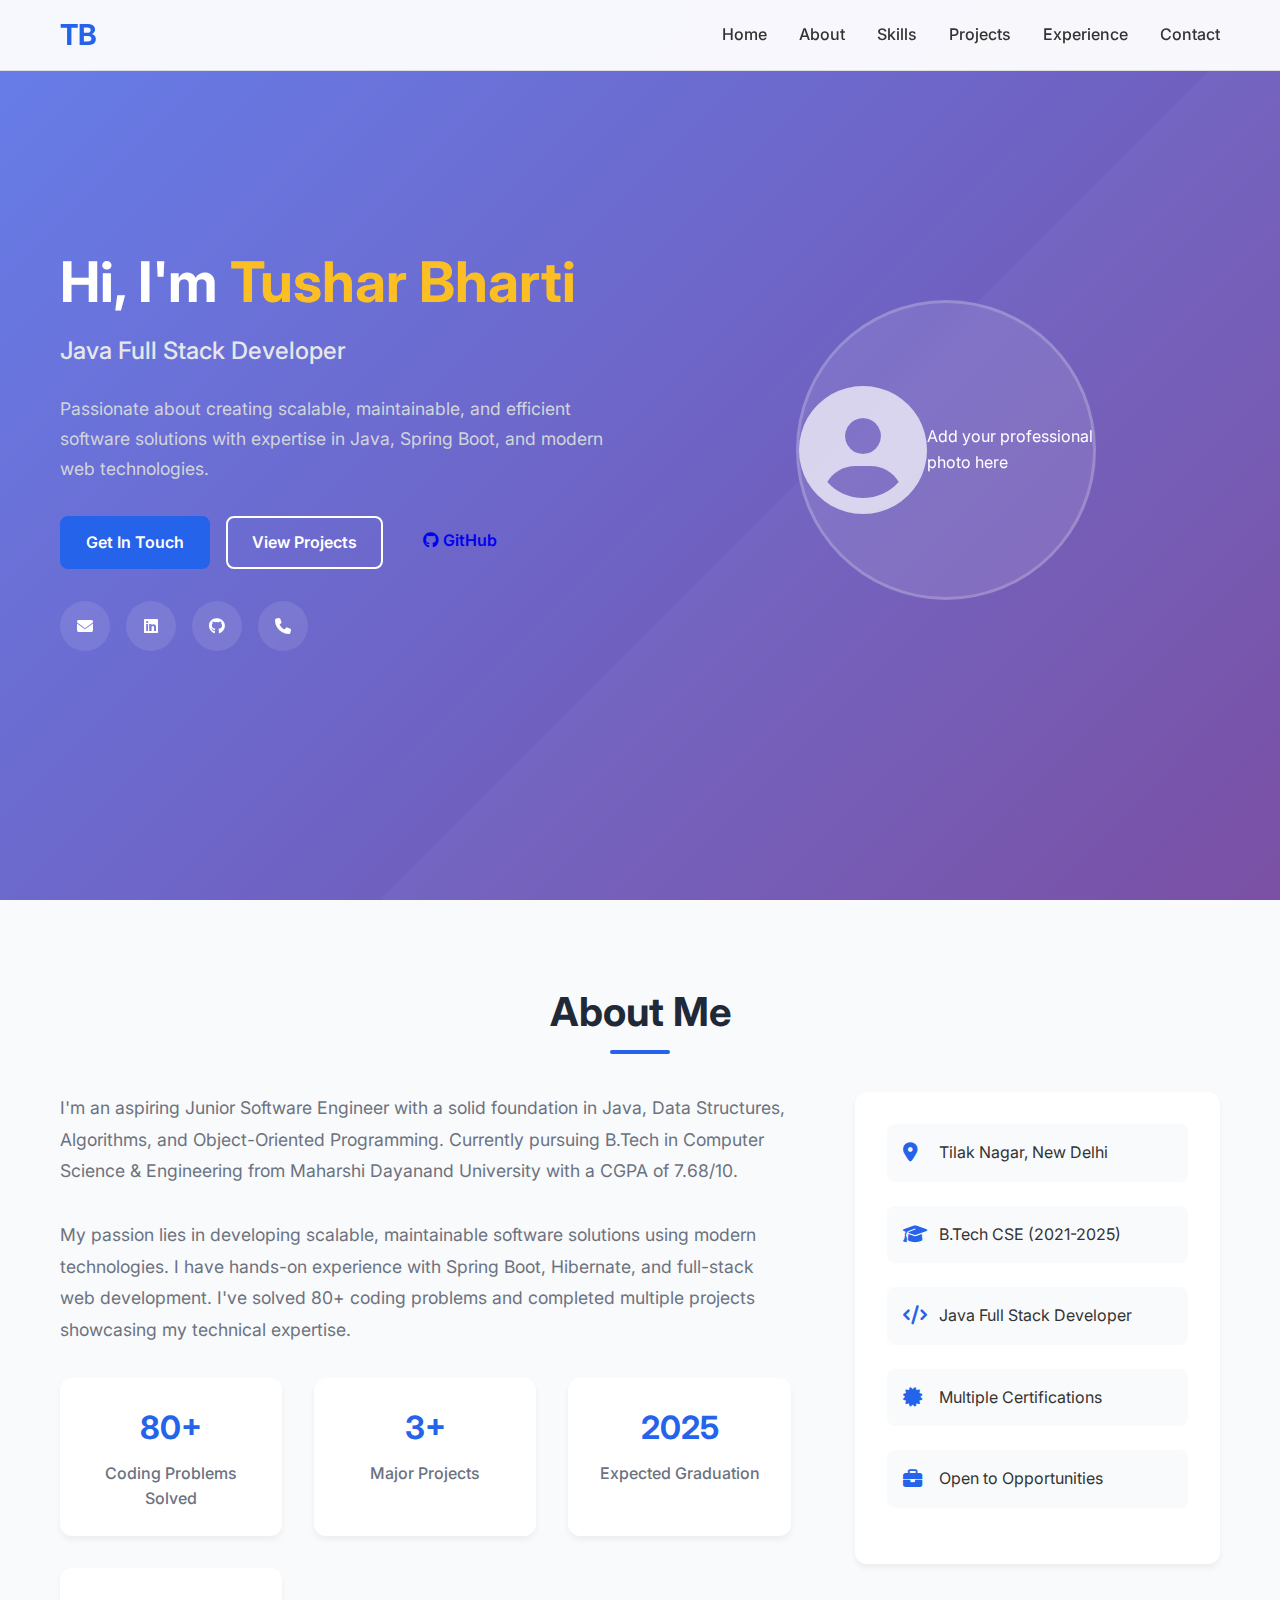
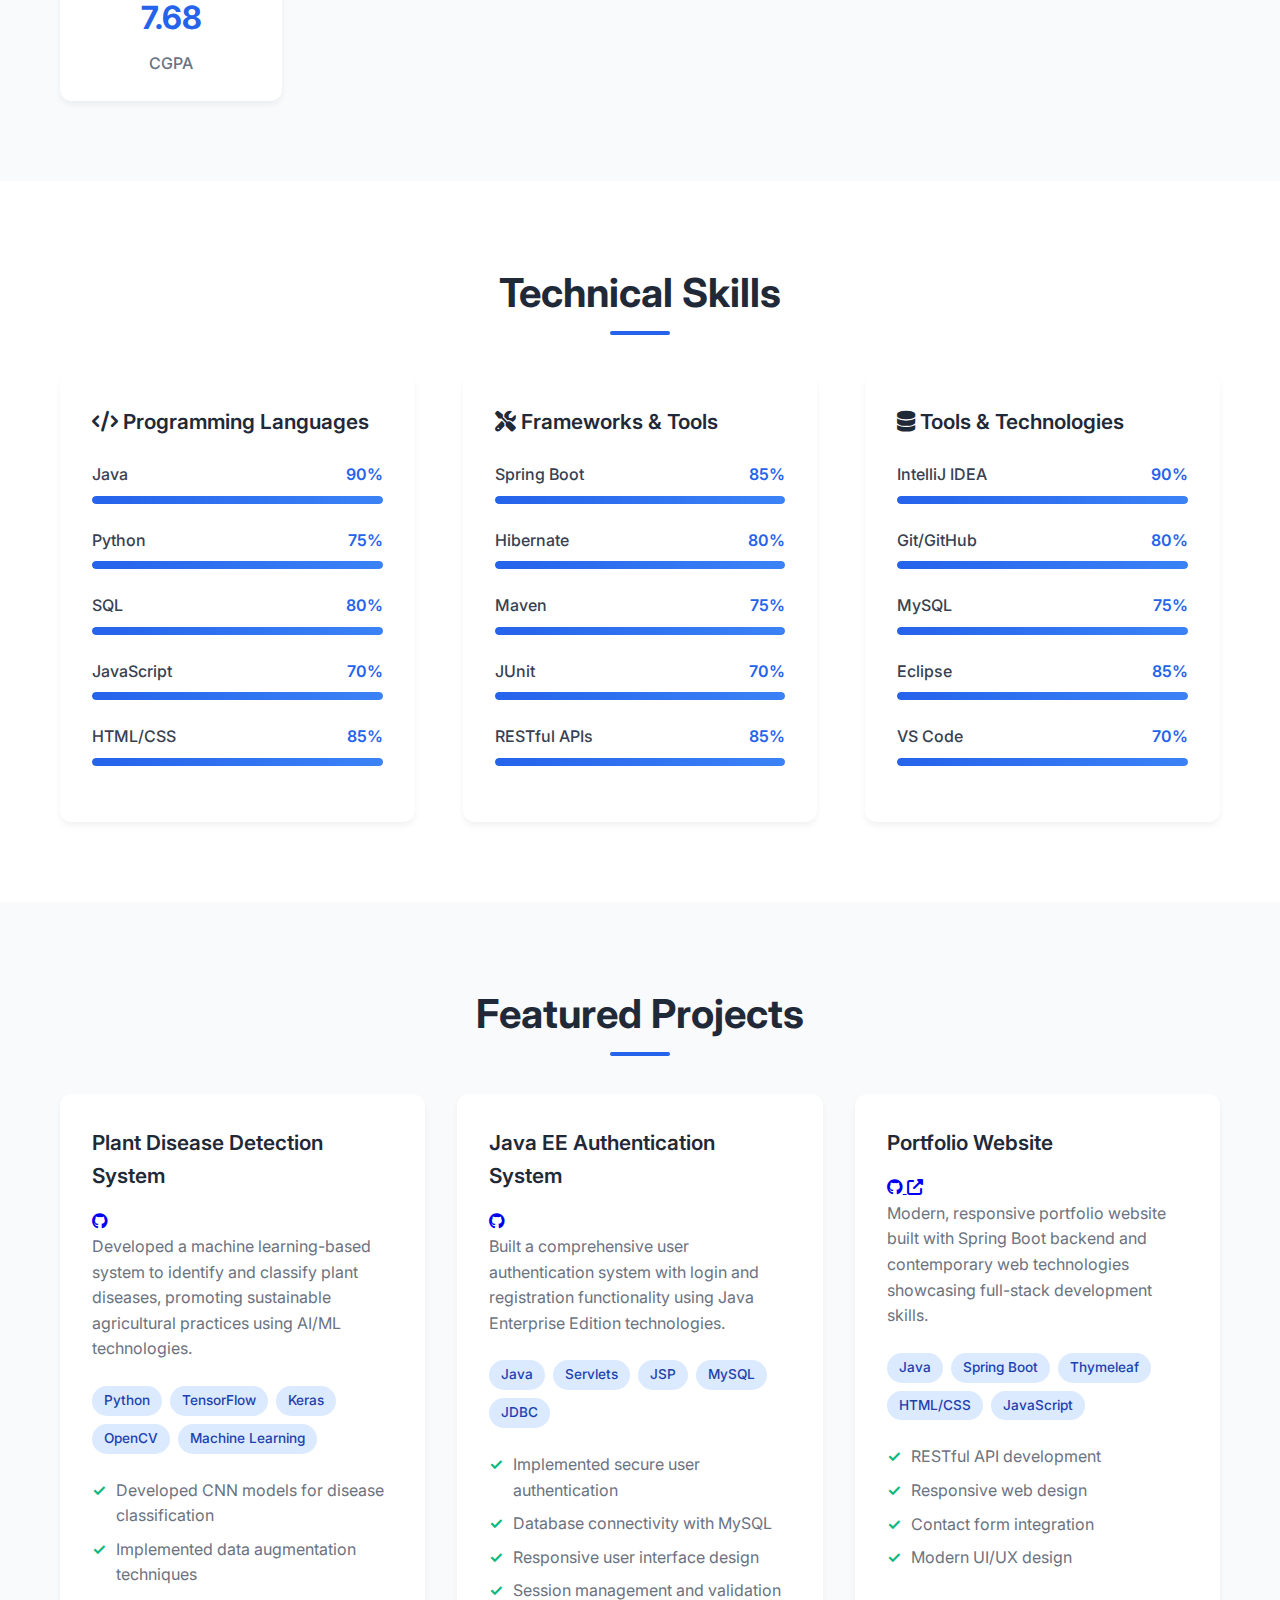
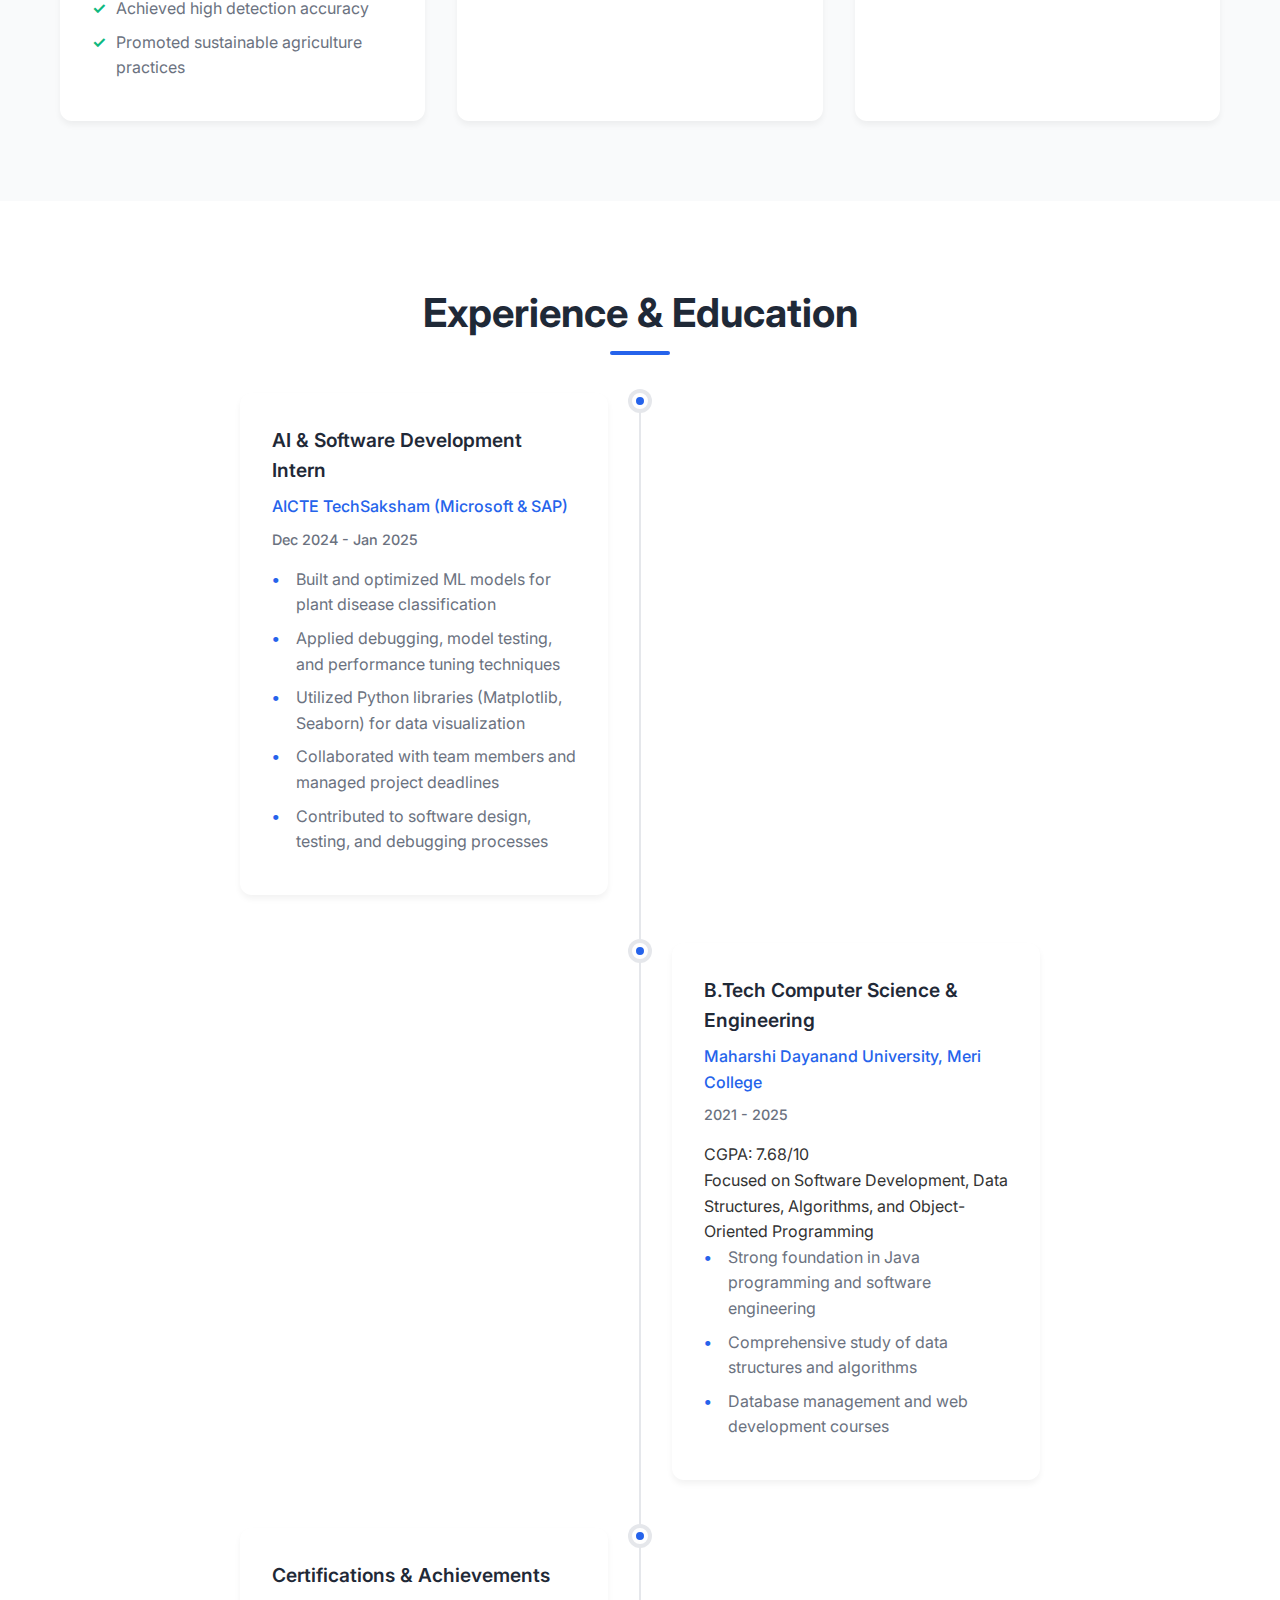
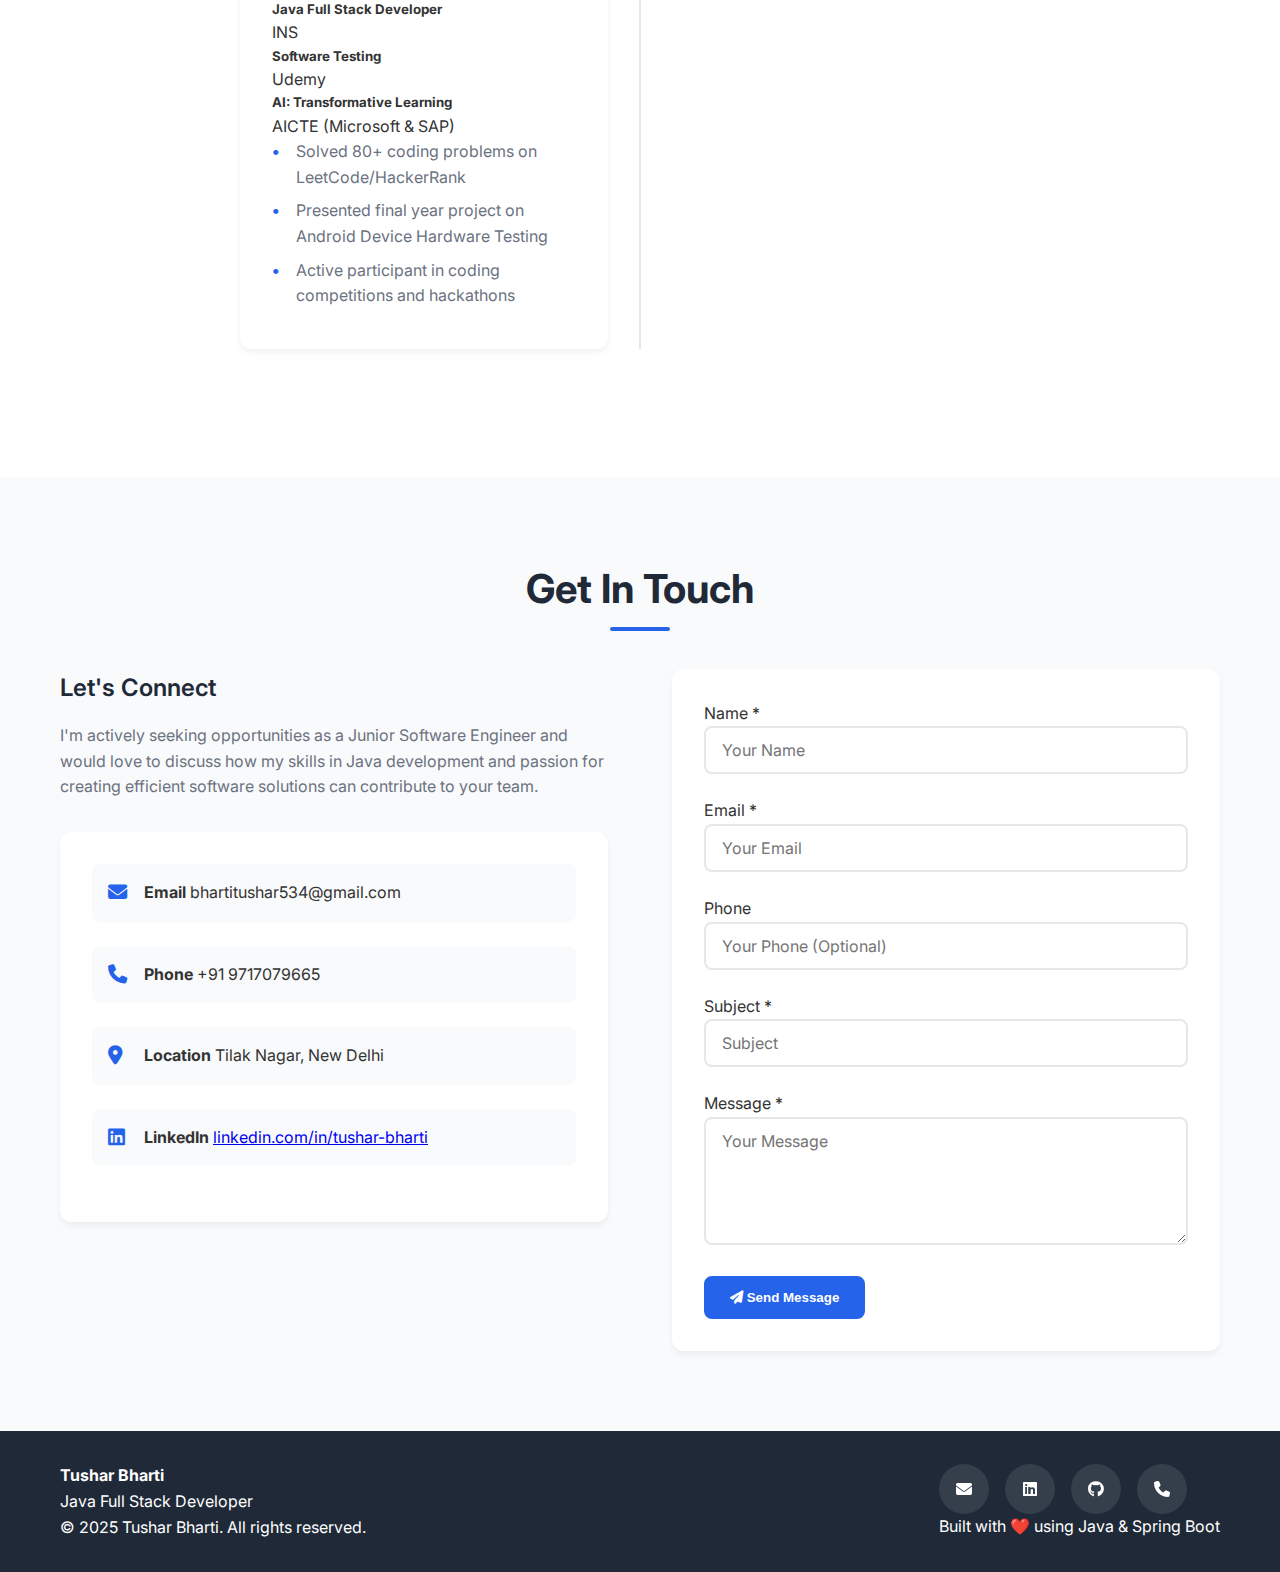
<file: docs/index.html>
<!DOCTYPE html>
<html lang="en">
<head>
    <meta charset="UTF-8">
    <meta name="viewport" content="width=device-width, initial-scale=1.0">
    <title>Tushar Bharti - Java Full Stack Developer</title>
    <meta name="description" content="Portfolio of Tushar Bharti - Java Full Stack Developer with expertise in Spring Boot, Hibernate, and modern web technologies.">
    <meta name="keywords" content="Java Developer, Full Stack Developer, Spring Boot, Hibernate, Portfolio, Tushar Bharti">
    <meta name="author" content="Tushar Bharti">
    
    <!-- Open Graph Meta Tags -->
    <meta property="og:title" content="Tushar Bharti - Java Full Stack Developer">
    <meta property="og:description" content="Portfolio showcasing Java development expertise, projects, and experience.">
    <meta property="og:type" content="website">
    <meta property="og:url" content="https://tushar-bharti.github.io/portfolio">
    
    <link rel="stylesheet" href="css/style.css">
    <link rel="stylesheet" href="https://cdnjs.cloudflare.com/ajax/libs/font-awesome/6.4.0/css/all.min.css">
    <link href="https://fonts.googleapis.com/css2?family=Inter:wght@300;400;500;600;700&display=swap" rel="stylesheet">
    <link rel="icon" type="image/x-icon" href="favicon.ico">
</head>
<body>
    <!-- Navigation -->
    <nav class="navbar" id="navbar">
        <div class="nav-container">
            <div class="nav-logo">
                <a href="#home">TB</a>
            </div>
            <div class="nav-menu" id="nav-menu">
                <a href="#home" class="nav-link">Home</a>
                <a href="#about" class="nav-link">About</a>
                <a href="#skills" class="nav-link">Skills</a>
                <a href="#projects" class="nav-link">Projects</a>
                <a href="#experience" class="nav-link">Experience</a>
                <a href="#contact" class="nav-link">Contact</a>
            </div>
            <div class="nav-toggle" id="nav-toggle">
                <span class="bar"></span>
                <span class="bar"></span>
                <span class="bar"></span>
            </div>
        </div>
    </nav>

    <!-- Hero Section -->
    <section id="home" class="hero">
        <div class="hero-container">
            <div class="hero-content">
                <div class="hero-text">
                    <h1 class="hero-title">
                        Hi, I'm <span class="highlight">Tushar Bharti</span>
                    </h1>
                    <h2 class="hero-subtitle">Java Full Stack Developer</h2>
                    <p class="hero-description">
                        Passionate about creating scalable, maintainable, and efficient software solutions 
                        with expertise in Java, Spring Boot, and modern web technologies.
                    </p>
                    <div class="hero-buttons">
                        <a href="#contact" class="btn btn-primary">Get In Touch</a>
                        <a href="#projects" class="btn btn-secondary">View Projects</a>
                        <a href="https://github.com/tushar-bharti" class="btn btn-outline" target="_blank">
                            <i class="fab fa-github"></i> GitHub
                        </a>
                    </div>
                    <div class="hero-social">
                        <a href="mailto:bhartitushar534@gmail.com" class="social-link" title="Email">
                            <i class="fas fa-envelope"></i>
                        </a>
                        <a href="https://linkedin.com/in/tushar-bharti" class="social-link" target="_blank" title="LinkedIn">
                            <i class="fab fa-linkedin"></i>
                        </a>
                        <a href="https://github.com/tushar-bharti" class="social-link" target="_blank" title="GitHub">
                            <i class="fab fa-github"></i>
                        </a>
                        <a href="tel:+919717079665" class="social-link" title="Phone">
                            <i class="fas fa-phone"></i>
                        </a>
                    </div>
                </div>
                <div class="hero-image">
                    <div class="image-placeholder">
                        <i class="fas fa-user-circle"></i>
                        <div class="image-overlay">
                            <p>Add your professional photo here</p>
                        </div>
                    </div>
                </div>
            </div>
        </div>
    </section>

    <!-- About Section -->
    <section id="about" class="about">
        <div class="container">
            <h2 class="section-title">About Me</h2>
            <div class="about-content">
                <div class="about-text">
                    <p class="about-description">
                        I'm an aspiring Junior Software Engineer with a solid foundation in Java, Data Structures, 
                        Algorithms, and Object-Oriented Programming. Currently pursuing B.Tech in Computer Science 
                        & Engineering from Maharshi Dayanand University with a CGPA of 7.68/10.
                    </p>
                    <p class="about-description">
                        My passion lies in developing scalable, maintainable software solutions using modern 
                        technologies. I have hands-on experience with Spring Boot, Hibernate, and full-stack 
                        web development. I've solved 80+ coding problems and completed multiple projects 
                        showcasing my technical expertise.
                    </p>
                    <div class="about-stats">
                        <div class="stat">
                            <h3>80+</h3>
                            <p>Coding Problems Solved</p>
                        </div>
                        <div class="stat">
                            <h3>3+</h3>
                            <p>Major Projects</p>
                        </div>
                        <div class="stat">
                            <h3>2025</h3>
                            <p>Expected Graduation</p>
                        </div>
                        <div class="stat">
                            <h3>7.68</h3>
                            <p>CGPA</p>
                        </div>
                    </div>
                </div>
                <div class="about-details">
                    <div class="detail-item">
                        <i class="fas fa-map-marker-alt"></i>
                        <span>Tilak Nagar, New Delhi</span>
                    </div>
                    <div class="detail-item">
                        <i class="fas fa-graduation-cap"></i>
                        <span>B.Tech CSE (2021-2025)</span>
                    </div>
                    <div class="detail-item">
                        <i class="fas fa-code"></i>
                        <span>Java Full Stack Developer</span>
                    </div>
                    <div class="detail-item">
                        <i class="fas fa-certificate"></i>
                        <span>Multiple Certifications</span>
                    </div>
                    <div class="detail-item">
                        <i class="fas fa-briefcase"></i>
                        <span>Open to Opportunities</span>
                    </div>
                </div>
            </div>
        </div>
    </section>

    <!-- Skills Section -->
    <section id="skills" class="skills">
        <div class="container">
            <h2 class="section-title">Technical Skills</h2>
            <div class="skills-container">
                <div class="skills-category">
                    <h3><i class="fas fa-code"></i> Programming Languages</h3>
                    <div class="skills-list">
                        <div class="skill-item">
                            <div class="skill-header">
                                <span class="skill-name">Java</span>
                                <span class="skill-percentage">90%</span>
                            </div>
                            <div class="skill-bar">
                                <div class="skill-progress" data-percentage="90"></div>
                            </div>
                        </div>
                        <div class="skill-item">
                            <div class="skill-header">
                                <span class="skill-name">Python</span>
                                <span class="skill-percentage">75%</span>
                            </div>
                            <div class="skill-bar">
                                <div class="skill-progress" data-percentage="75"></div>
                            </div>
                        </div>
                        <div class="skill-item">
                            <div class="skill-header">
                                <span class="skill-name">SQL</span>
                                <span class="skill-percentage">80%</span>
                            </div>
                            <div class="skill-bar">
                                <div class="skill-progress" data-percentage="80"></div>
                            </div>
                        </div>
                        <div class="skill-item">
                            <div class="skill-header">
                                <span class="skill-name">JavaScript</span>
                                <span class="skill-percentage">70%</span>
                            </div>
                            <div class="skill-bar">
                                <div class="skill-progress" data-percentage="70"></div>
                            </div>
                        </div>
                        <div class="skill-item">
                            <div class="skill-header">
                                <span class="skill-name">HTML/CSS</span>
                                <span class="skill-percentage">85%</span>
                            </div>
                            <div class="skill-bar">
                                <div class="skill-progress" data-percentage="85"></div>
                            </div>
                        </div>
                    </div>
                </div>
                <div class="skills-category">
                    <h3><i class="fas fa-tools"></i> Frameworks & Tools</h3>
                    <div class="skills-list">
                        <div class="skill-item">
                            <div class="skill-header">
                                <span class="skill-name">Spring Boot</span>
                                <span class="skill-percentage">85%</span>
                            </div>
                            <div class="skill-bar">
                                <div class="skill-progress" data-percentage="85"></div>
                            </div>
                        </div>
                        <div class="skill-item">
                            <div class="skill-header">
                                <span class="skill-name">Hibernate</span>
                                <span class="skill-percentage">80%</span>
                            </div>
                            <div class="skill-bar">
                                <div class="skill-progress" data-percentage="80"></div>
                            </div>
                        </div>
                        <div class="skill-item">
                            <div class="skill-header">
                                <span class="skill-name">Maven</span>
                                <span class="skill-percentage">75%</span>
                            </div>
                            <div class="skill-bar">
                                <div class="skill-progress" data-percentage="75"></div>
                            </div>
                        </div>
                        <div class="skill-item">
                            <div class="skill-header">
                                <span class="skill-name">JUnit</span>
                                <span class="skill-percentage">70%</span>
                            </div>
                            <div class="skill-bar">
                                <div class="skill-progress" data-percentage="70"></div>
                            </div>
                        </div>
                        <div class="skill-item">
                            <div class="skill-header">
                                <span class="skill-name">RESTful APIs</span>
                                <span class="skill-percentage">85%</span>
                            </div>
                            <div class="skill-bar">
                                <div class="skill-progress" data-percentage="85"></div>
                            </div>
                        </div>
                    </div>
                </div>
                <div class="skills-category">
                    <h3><i class="fas fa-database"></i> Tools & Technologies</h3>
                    <div class="skills-list">
                        <div class="skill-item">
                            <div class="skill-header">
                                <span class="skill-name">IntelliJ IDEA</span>
                                <span class="skill-percentage">90%</span>
                            </div>
                            <div class="skill-bar">
                                <div class="skill-progress" data-percentage="90"></div>
                            </div>
                        </div>
                        <div class="skill-item">
                            <div class="skill-header">
                                <span class="skill-name">Git/GitHub</span>
                                <span class="skill-percentage">80%</span>
                            </div>
                            <div class="skill-bar">
                                <div class="skill-progress" data-percentage="80"></div>
                            </div>
                        </div>
                        <div class="skill-item">
                            <div class="skill-header">
                                <span class="skill-name">MySQL</span>
                                <span class="skill-percentage">75%</span>
                            </div>
                            <div class="skill-bar">
                                <div class="skill-progress" data-percentage="75"></div>
                            </div>
                        </div>
                        <div class="skill-item">
                            <div class="skill-header">
                                <span class="skill-name">Eclipse</span>
                                <span class="skill-percentage">85%</span>
                            </div>
                            <div class="skill-bar">
                                <div class="skill-progress" data-percentage="85"></div>
                            </div>
                        </div>
                        <div class="skill-item">
                            <div class="skill-header">
                                <span class="skill-name">VS Code</span>
                                <span class="skill-percentage">70%</span>
                            </div>
                            <div class="skill-bar">
                                <div class="skill-progress" data-percentage="70"></div>
                            </div>
                        </div>
                    </div>
                </div>
            </div>
        </div>
    </section>

    <!-- Projects Section -->
    <section id="projects" class="projects">
        <div class="container">
            <h2 class="section-title">Featured Projects</h2>
            <div class="projects-grid">
                <div class="project-card">
                    <div class="project-header">
                        <h3 class="project-title">Plant Disease Detection System</h3>
                        <div class="project-links">
                            <a href="https://github.com/tushar-bharti" class="project-link" target="_blank" title="View Code">
                                <i class="fab fa-github"></i>
                            </a>
                        </div>
                    </div>
                    <p class="project-description">
                        Developed a machine learning-based system to identify and classify plant diseases, 
                        promoting sustainable agricultural practices using AI/ML technologies.
                    </p>
                    <div class="project-technologies">
                        <span class="tech-tag">Python</span>
                        <span class="tech-tag">TensorFlow</span>
                        <span class="tech-tag">Keras</span>
                        <span class="tech-tag">OpenCV</span>
                        <span class="tech-tag">Machine Learning</span>
                    </div>
                    <ul class="project-highlights">
                        <li>Developed CNN models for disease classification</li>
                        <li>Implemented data augmentation techniques</li>
                        <li>Achieved high detection accuracy</li>
                        <li>Promoted sustainable agriculture practices</li>
                    </ul>
                </div>
                
                <div class="project-card">
                    <div class="project-header">
                        <h3 class="project-title">Java EE Authentication System</h3>
                        <div class="project-links">
                            <a href="https://github.com/tushar-bharti" class="project-link" target="_blank" title="View Code">
                                <i class="fab fa-github"></i>
                            </a>
                        </div>
                    </div>
                    <p class="project-description">
                        Built a comprehensive user authentication system with login and registration 
                        functionality using Java Enterprise Edition technologies.
                    </p>
                    <div class="project-technologies">
                        <span class="tech-tag">Java</span>
                        <span class="tech-tag">Servlets</span>
                        <span class="tech-tag">JSP</span>
                        <span class="tech-tag">MySQL</span>
                        <span class="tech-tag">JDBC</span>
                    </div>
                    <ul class="project-highlights">
                        <li>Implemented secure user authentication</li>
                        <li>Database connectivity with MySQL</li>
                        <li>Responsive user interface design</li>
                        <li>Session management and validation</li>
                    </ul>
                </div>
                
                <div class="project-card featured">
                    <div class="project-header">
                        <h3 class="project-title">Portfolio Website</h3>
                        <div class="project-links">
                            <a href="https://github.com/tushar-bharti/portfolio" class="project-link" target="_blank" title="View Code">
                                <i class="fab fa-github"></i>
                            </a>
                            <a href="#home" class="project-link" title="Live Demo">
                                <i class="fas fa-external-link-alt"></i>
                            </a>
                        </div>
                    </div>
                    <p class="project-description">
                        Modern, responsive portfolio website built with Spring Boot backend and 
                        contemporary web technologies showcasing full-stack development skills.
                    </p>
                    <div class="project-technologies">
                        <span class="tech-tag">Java</span>
                        <span class="tech-tag">Spring Boot</span>
                        <span class="tech-tag">Thymeleaf</span>
                        <span class="tech-tag">HTML/CSS</span>
                        <span class="tech-tag">JavaScript</span>
                    </div>
                    <ul class="project-highlights">
                        <li>RESTful API development</li>
                        <li>Responsive web design</li>
                        <li>Contact form integration</li>
                        <li>Modern UI/UX design</li>
                    </ul>
                </div>
            </div>
        </div>
    </section>

    <!-- Experience Section -->
    <section id="experience" class="experience">
        <div class="container">
            <h2 class="section-title">Experience & Education</h2>
            <div class="timeline">
                <div class="timeline-item">
                    <div class="timeline-marker"></div>
                    <div class="timeline-content">
                        <h3>AI & Software Development Intern</h3>
                        <h4>AICTE TechSaksham (Microsoft & SAP)</h4>
                        <span class="timeline-date">Dec 2024 - Jan 2025</span>
                        <ul>
                            <li>Built and optimized ML models for plant disease classification</li>
                            <li>Applied debugging, model testing, and performance tuning techniques</li>
                            <li>Utilized Python libraries (Matplotlib, Seaborn) for data visualization</li>
                            <li>Collaborated with team members and managed project deadlines</li>
                            <li>Contributed to software design, testing, and debugging processes</li>
                        </ul>
                    </div>
                </div>
                
                <div class="timeline-item">
                    <div class="timeline-marker"></div>
                    <div class="timeline-content">
                        <h3>B.Tech Computer Science & Engineering</h3>
                        <h4>Maharshi Dayanand University, Meri College</h4>
                        <span class="timeline-date">2021 - 2025</span>
                        <p>CGPA: 7.68/10</p>
                        <p>Focused on Software Development, Data Structures, Algorithms, and Object-Oriented Programming</p>
                        <ul>
                            <li>Strong foundation in Java programming and software engineering</li>
                            <li>Comprehensive study of data structures and algorithms</li>
                            <li>Database management and web development courses</li>
                        </ul>
                    </div>
                </div>
                
                <div class="timeline-item">
                    <div class="timeline-marker"></div>
                    <div class="timeline-content">
                        <h3>Certifications & Achievements</h3>
                        <div class="certifications-grid">
                            <div class="cert-item">
                                <h5>Java Full Stack Developer</h5>
                                <span>INS</span>
                            </div>
                            <div class="cert-item">
                                <h5>Software Testing</h5>
                                <span>Udemy</span>
                            </div>
                            <div class="cert-item">
                                <h5>AI: Transformative Learning</h5>
                                <span>AICTE (Microsoft & SAP)</span>
                            </div>
                        </div>
                        <ul>
                            <li>Solved 80+ coding problems on LeetCode/HackerRank</li>
                            <li>Presented final year project on Android Device Hardware Testing</li>
                            <li>Active participant in coding competitions and hackathons</li>
                        </ul>
                    </div>
                </div>
            </div>
        </div>
    </section>

    <!-- Contact Section -->
    <section id="contact" class="contact">
        <div class="container">
            <h2 class="section-title">Get In Touch</h2>
            <div class="contact-content">
                <div class="contact-info">
                    <h3>Let's Connect</h3>
                    <p>
                        I'm actively seeking opportunities as a Junior Software Engineer and would love to 
                        discuss how my skills in Java development and passion for creating efficient software 
                        solutions can contribute to your team.
                    </p>
                    <div class="contact-details">
                        <div class="contact-item">
                            <i class="fas fa-envelope"></i>
                            <div>
                                <strong>Email</strong>
                                <span>bhartitushar534@gmail.com</span>
                            </div>
                        </div>
                        <div class="contact-item">
                            <i class="fas fa-phone"></i>
                            <div>
                                <strong>Phone</strong>
                                <span>+91 9717079665</span>
                            </div>
                        </div>
                        <div class="contact-item">
                            <i class="fas fa-map-marker-alt"></i>
                            <div>
                                <strong>Location</strong>
                                <span>Tilak Nagar, New Delhi</span>
                            </div>
                        </div>
                        <div class="contact-item">
                            <i class="fab fa-linkedin"></i>
                            <div>
                                <strong>LinkedIn</strong>
                                <a href="https://linkedin.com/in/tushar-bharti" target="_blank">linkedin.com/in/tushar-bharti</a>
                            </div>
                        </div>
                    </div>
                </div>
                
                <form class="contact-form" id="contact-form" action="https://formspree.io/f/xpwzgqpv" method="POST">
                    <div class="form-group">
                        <label for="name">Name *</label>
                        <input type="text" id="name" name="name" placeholder="Your Name" required>
                    </div>
                    <div class="form-group">
                        <label for="email">Email *</label>
                        <input type="email" id="email" name="email" placeholder="Your Email" required>
                    </div>
                    <div class="form-group">
                        <label for="phone">Phone</label>
                        <input type="tel" id="phone" name="phone" placeholder="Your Phone (Optional)">
                    </div>
                    <div class="form-group">
                        <label for="subject">Subject *</label>
                        <input type="text" id="subject" name="subject" placeholder="Subject" required>
                    </div>
                    <div class="form-group">
                        <label for="message">Message *</label>
                        <textarea id="message" name="message" placeholder="Your Message" rows="5" required></textarea>
                    </div>
                    <button type="submit" class="btn btn-primary">
                        <i class="fas fa-paper-plane"></i> Send Message
                    </button>
                </form>
            </div>
        </div>
    </section>

    <!-- Footer -->
    <footer class="footer">
        <div class="container">
            <div class="footer-content">
                <div class="footer-left">
                    <h4>Tushar Bharti</h4>
                    <p>Java Full Stack Developer</p>
                    <p>&copy; 2025 Tushar Bharti. All rights reserved.</p>
                </div>
                <div class="footer-right">
                    <div class="footer-social">
                        <a href="mailto:bhartitushar534@gmail.com" class="social-link" title="Email">
                            <i class="fas fa-envelope"></i>
                        </a>
                        <a href="https://linkedin.com/in/tushar-bharti" class="social-link" target="_blank" title="LinkedIn">
                            <i class="fab fa-linkedin"></i>
                        </a>
                        <a href="https://github.com/tushar-bharti" class="social-link" target="_blank" title="GitHub">
                            <i class="fab fa-github"></i>
                        </a>
                        <a href="tel:+919717079665" class="social-link" title="Phone">
                            <i class="fas fa-phone"></i>
                        </a>
                    </div>
                    <p class="footer-note">Built with ❤️ using Java & Spring Boot</p>
                </div>
            </div>
        </div>
    </footer>

    <script src="js/script.js"></script>
</body>
</html>
</file>
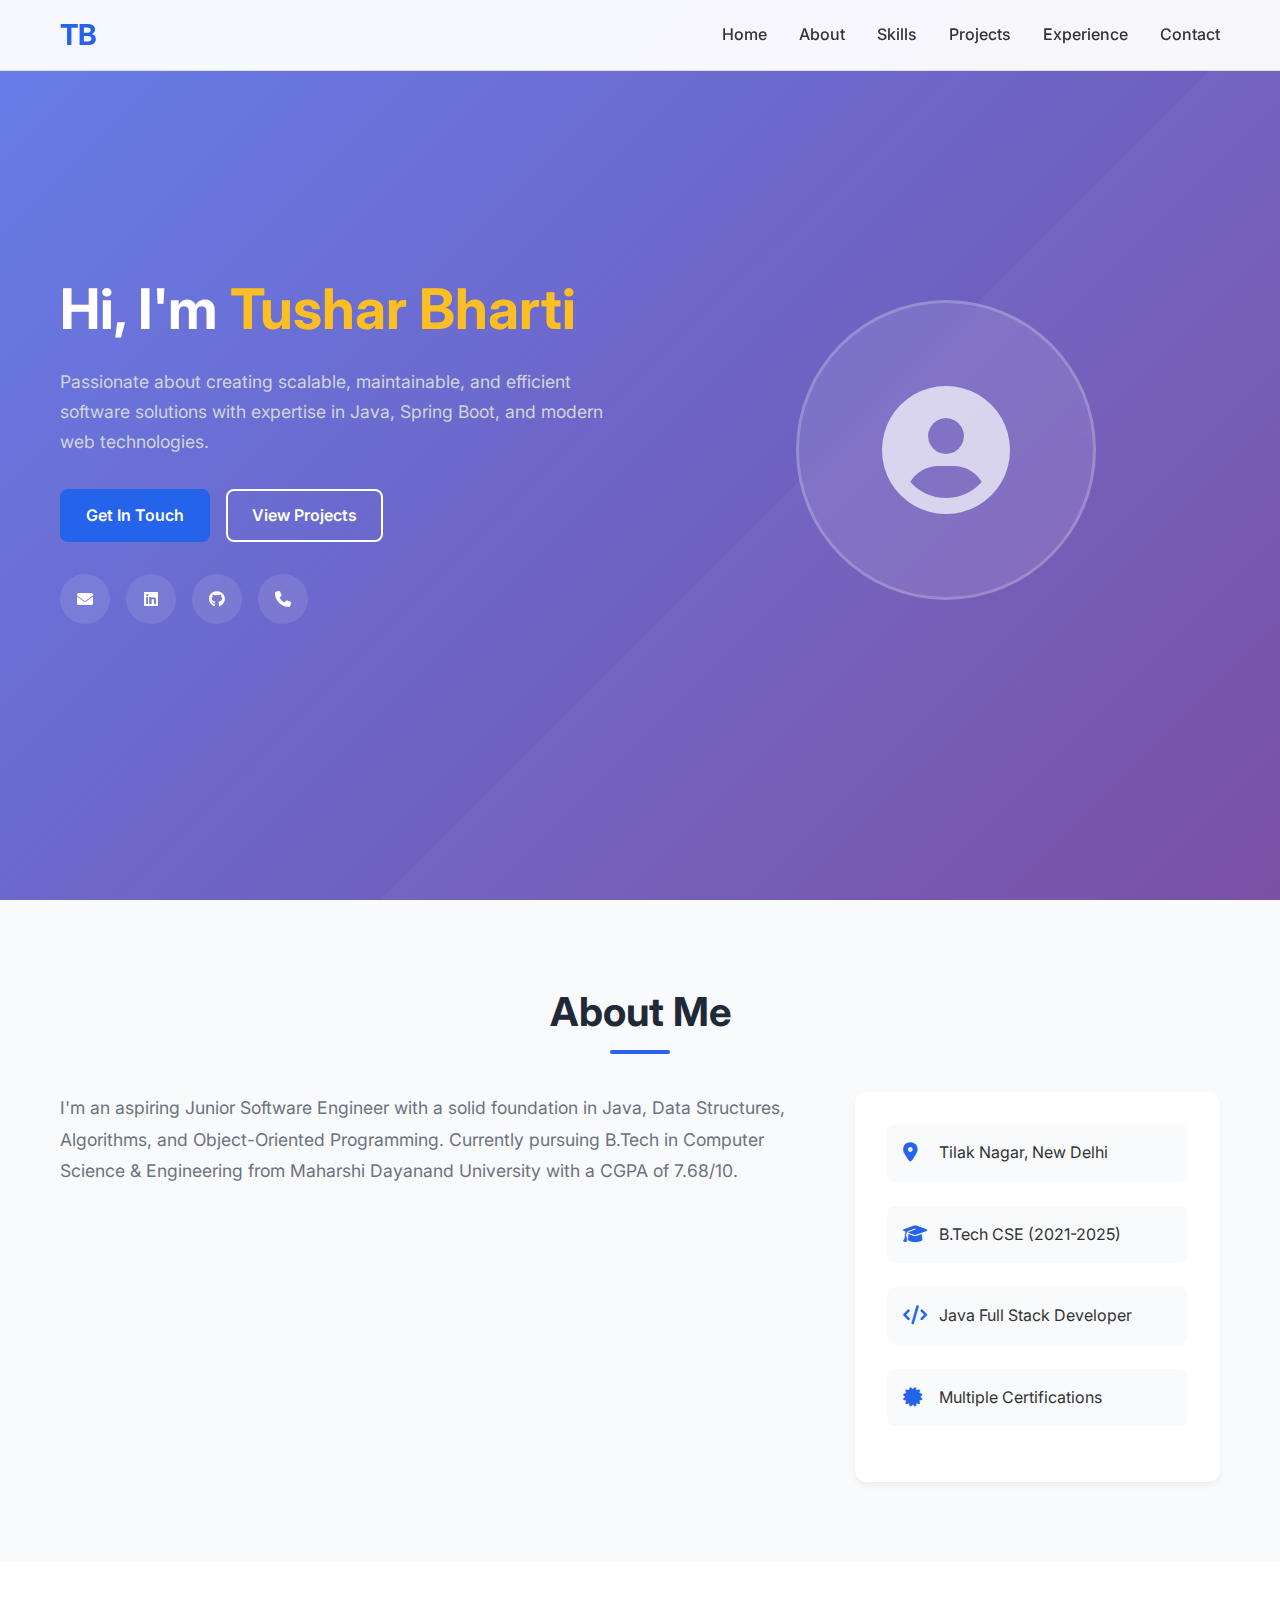
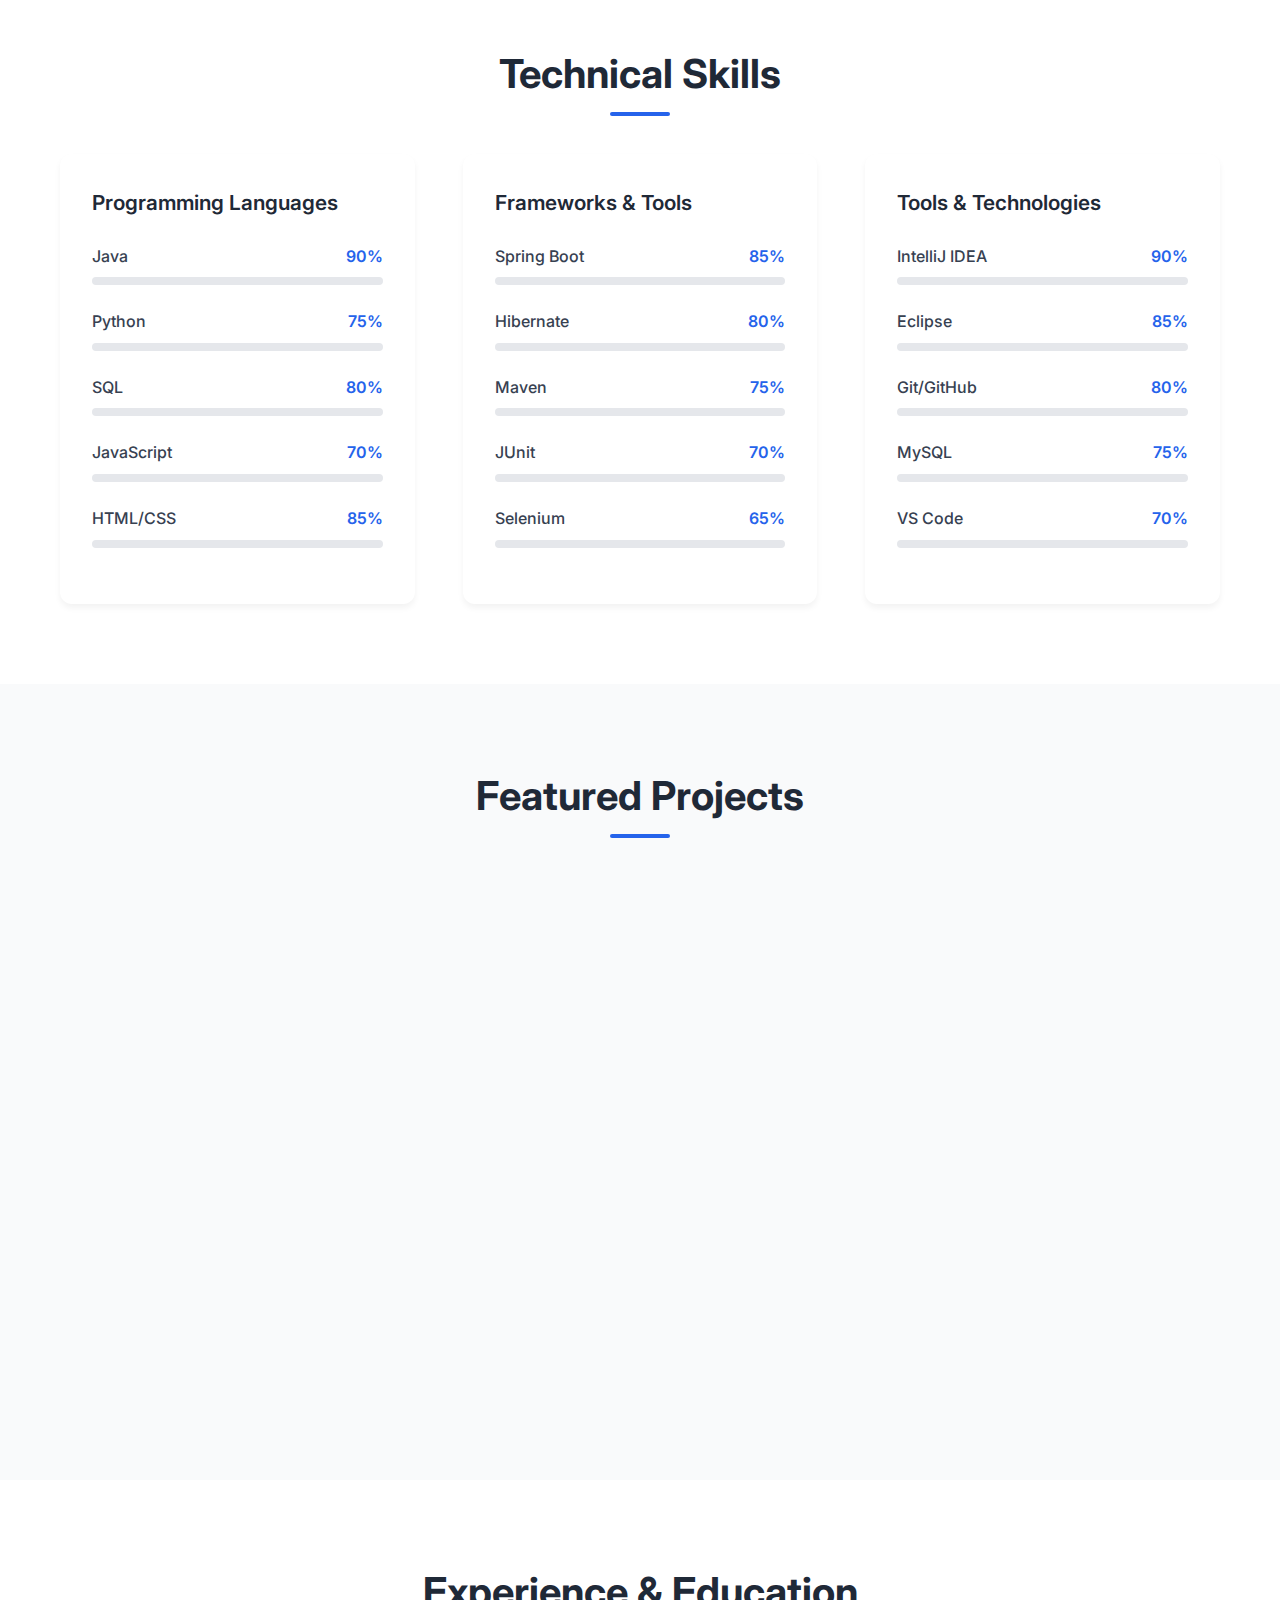
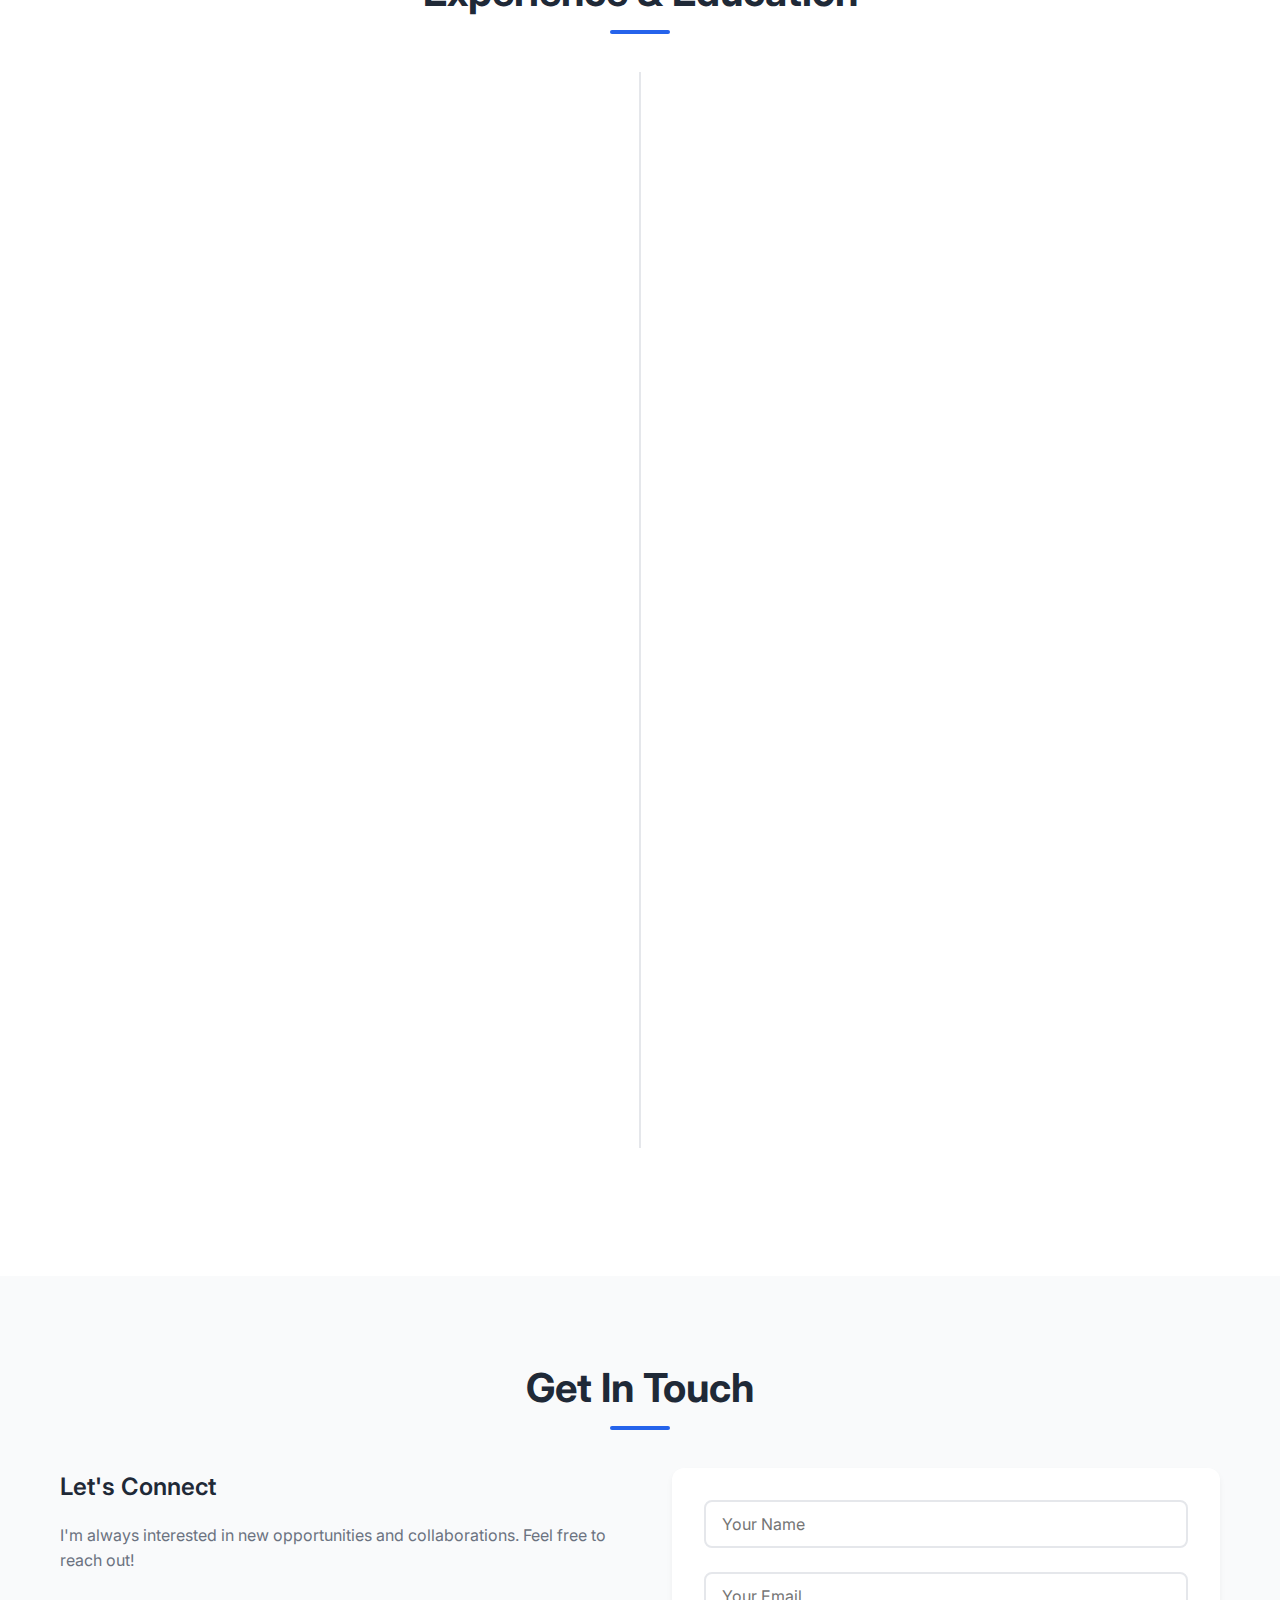
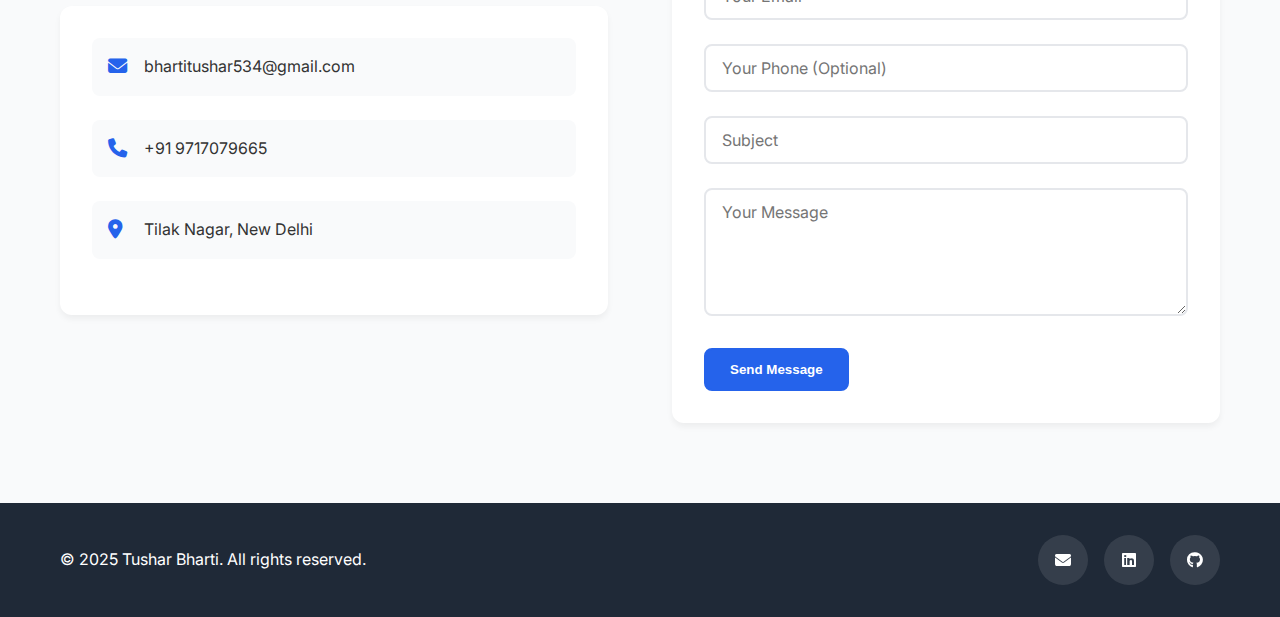
<file: static-version/index.html>
<!DOCTYPE html>
<html lang="en">
<head>
    <meta charset="UTF-8">
    <meta name="viewport" content="width=device-width, initial-scale=1.0">
    <title>Tushar Bharti - Java Full Stack Developer</title>
    <link rel="stylesheet" href="css/style.css">
    <link rel="stylesheet" href="https://cdnjs.cloudflare.com/ajax/libs/font-awesome/6.4.0/css/all.min.css">
    <link href="https://fonts.googleapis.com/css2?family=Inter:wght@300;400;500;600;700&display=swap" rel="stylesheet">
</head>
<body>
    <!-- Navigation -->
    <nav class="navbar" id="navbar">
        <div class="nav-container">
            <div class="nav-logo">
                <a href="#home">TB</a>
            </div>
            <div class="nav-menu" id="nav-menu">
                <a href="#home" class="nav-link">Home</a>
                <a href="#about" class="nav-link">About</a>
                <a href="#skills" class="nav-link">Skills</a>
                <a href="#projects" class="nav-link">Projects</a>
                <a href="#experience" class="nav-link">Experience</a>
                <a href="#contact" class="nav-link">Contact</a>
            </div>
            <div class="nav-toggle" id="nav-toggle">
                <span class="bar"></span>
                <span class="bar"></span>
                <span class="bar"></span>
            </div>
        </div>
    </nav>

    <!-- Hero Section -->
    <section id="home" class="hero">
        <div class="hero-container">
            <div class="hero-content">
                <div class="hero-text">
                    <h1 class="hero-title">
                        Hi, I'm <span class="highlight">Tushar Bharti</span>
                    </h1>
                    <h2 class="hero-subtitle">Java Full Stack Developer</h2>
                    <p class="hero-description">
                        Passionate about creating scalable, maintainable, and efficient software solutions 
                        with expertise in Java, Spring Boot, and modern web technologies.
                    </p>
                    <div class="hero-buttons">
                        <a href="#contact" class="btn btn-primary">Get In Touch</a>
                        <a href="#projects" class="btn btn-secondary">View Projects</a>
                    </div>
                    <div class="hero-social">
                        <a href="mailto:bhartitushar534@gmail.com" class="social-link">
                            <i class="fas fa-envelope"></i>
                        </a>
                        <a href="https://linkedin.com/in/tushar-bharti" class="social-link" target="_blank">
                            <i class="fab fa-linkedin"></i>
                        </a>
                        <a href="https://github.com/tushar-bharti" class="social-link" target="_blank">
                            <i class="fab fa-github"></i>
                        </a>
                        <a href="tel:+919717079665" class="social-link">
                            <i class="fas fa-phone"></i>
                        </a>
                    </div>
                </div>
                <div class="hero-image">
                    <div class="image-placeholder">
                        <i class="fas fa-user-circle"></i>
                    </div>
                </div>
            </div>
        </div>
    </section>

    <!-- About Section -->
    <section id="about" class="about">
        <div class="container">
            <h2 class="section-title">About Me</h2>
            <div class="about-content">
                <div class="about-text">
                    <p class="about-description">
                        I'm an aspiring Junior Software Engineer with a solid foundation in Java, Data Structures, 
                        Algorithms, and Object-Oriented Programming. Currently pursuing B.Tech in Computer Science 
                        & Engineering from Maharshi Dayanand University with a CGPA of 7.68/10.
                    </p>
                    <div class="about-stats">
                        <div class="stat">
                            <h3>80+</h3>
                            <p>Coding Problems Solved</p>
                        </div>
                        <div class="stat">
                            <h3>3+</h3>
                            <p>Major Projects</p>
                        </div>
                        <div class="stat">
                            <h3>2025</h3>
                            <p>Expected Graduation</p>
                        </div>
                    </div>
                </div>
                <div class="about-details">
                    <div class="detail-item">
                        <i class="fas fa-map-marker-alt"></i>
                        <span>Tilak Nagar, New Delhi</span>
                    </div>
                    <div class="detail-item">
                        <i class="fas fa-graduation-cap"></i>
                        <span>B.Tech CSE (2021-2025)</span>
                    </div>
                    <div class="detail-item">
                        <i class="fas fa-code"></i>
                        <span>Java Full Stack Developer</span>
                    </div>
                    <div class="detail-item">
                        <i class="fas fa-certificate"></i>
                        <span>Multiple Certifications</span>
                    </div>
                </div>
            </div>
        </div>
    </section>

    <!-- Skills Section -->
    <section id="skills" class="skills">
        <div class="container">
            <h2 class="section-title">Technical Skills</h2>
            <div class="skills-container">
                <div class="skills-category">
                    <h3>Programming Languages</h3>
                    <div class="skills-list">
                        <div class="skill-item">
                            <div class="skill-header">
                                <span class="skill-name">Java</span>
                                <span class="skill-percentage">90%</span>
                            </div>
                            <div class="skill-bar">
                                <div class="skill-progress" data-percentage="90"></div>
                            </div>
                        </div>
                        <div class="skill-item">
                            <div class="skill-header">
                                <span class="skill-name">Python</span>
                                <span class="skill-percentage">75%</span>
                            </div>
                            <div class="skill-bar">
                                <div class="skill-progress" data-percentage="75"></div>
                            </div>
                        </div>
                        <div class="skill-item">
                            <div class="skill-header">
                                <span class="skill-name">SQL</span>
                                <span class="skill-percentage">80%</span>
                            </div>
                            <div class="skill-bar">
                                <div class="skill-progress" data-percentage="80"></div>
                            </div>
                        </div>
                        <div class="skill-item">
                            <div class="skill-header">
                                <span class="skill-name">JavaScript</span>
                                <span class="skill-percentage">70%</span>
                            </div>
                            <div class="skill-bar">
                                <div class="skill-progress" data-percentage="70"></div>
                            </div>
                        </div>
                        <div class="skill-item">
                            <div class="skill-header">
                                <span class="skill-name">HTML/CSS</span>
                                <span class="skill-percentage">85%</span>
                            </div>
                            <div class="skill-bar">
                                <div class="skill-progress" data-percentage="85"></div>
                            </div>
                        </div>
                    </div>
                </div>
                <div class="skills-category">
                    <h3>Frameworks & Tools</h3>
                    <div class="skills-list">
                        <div class="skill-item">
                            <div class="skill-header">
                                <span class="skill-name">Spring Boot</span>
                                <span class="skill-percentage">85%</span>
                            </div>
                            <div class="skill-bar">
                                <div class="skill-progress" data-percentage="85"></div>
                            </div>
                        </div>
                        <div class="skill-item">
                            <div class="skill-header">
                                <span class="skill-name">Hibernate</span>
                                <span class="skill-percentage">80%</span>
                            </div>
                            <div class="skill-bar">
                                <div class="skill-progress" data-percentage="80"></div>
                            </div>
                        </div>
                        <div class="skill-item">
                            <div class="skill-header">
                                <span class="skill-name">Maven</span>
                                <span class="skill-percentage">75%</span>
                            </div>
                            <div class="skill-bar">
                                <div class="skill-progress" data-percentage="75"></div>
                            </div>
                        </div>
                        <div class="skill-item">
                            <div class="skill-header">
                                <span class="skill-name">JUnit</span>
                                <span class="skill-percentage">70%</span>
                            </div>
                            <div class="skill-bar">
                                <div class="skill-progress" data-percentage="70"></div>
                            </div>
                        </div>
                        <div class="skill-item">
                            <div class="skill-header">
                                <span class="skill-name">Selenium</span>
                                <span class="skill-percentage">65%</span>
                            </div>
                            <div class="skill-bar">
                                <div class="skill-progress" data-percentage="65"></div>
                            </div>
                        </div>
                    </div>
                </div>
                <div class="skills-category">
                    <h3>Tools & Technologies</h3>
                    <div class="skills-list">
                        <div class="skill-item">
                            <div class="skill-header">
                                <span class="skill-name">IntelliJ IDEA</span>
                                <span class="skill-percentage">90%</span>
                            </div>
                            <div class="skill-bar">
                                <div class="skill-progress" data-percentage="90"></div>
                            </div>
                        </div>
                        <div class="skill-item">
                            <div class="skill-header">
                                <span class="skill-name">Eclipse</span>
                                <span class="skill-percentage">85%</span>
                            </div>
                            <div class="skill-bar">
                                <div class="skill-progress" data-percentage="85"></div>
                            </div>
                        </div>
                        <div class="skill-item">
                            <div class="skill-header">
                                <span class="skill-name">Git/GitHub</span>
                                <span class="skill-percentage">80%</span>
                            </div>
                            <div class="skill-bar">
                                <div class="skill-progress" data-percentage="80"></div>
                            </div>
                        </div>
                        <div class="skill-item">
                            <div class="skill-header">
                                <span class="skill-name">MySQL</span>
                                <span class="skill-percentage">75%</span>
                            </div>
                            <div class="skill-bar">
                                <div class="skill-progress" data-percentage="75"></div>
                            </div>
                        </div>
                        <div class="skill-item">
                            <div class="skill-header">
                                <span class="skill-name">VS Code</span>
                                <span class="skill-percentage">70%</span>
                            </div>
                            <div class="skill-bar">
                                <div class="skill-progress" data-percentage="70"></div>
                            </div>
                        </div>
                    </div>
                </div>
            </div>
        </div>
    </section>

    <!-- Projects Section -->
    <section id="projects" class="projects">
        <div class="container">
            <h2 class="section-title">Featured Projects</h2>
            <div class="projects-grid">
                <div class="project-card">
                    <h3 class="project-title">Plant Disease Detection System</h3>
                    <p class="project-description">AI/ML system for identifying plant diseases using TensorFlow and OpenCV</p>
                    <div class="project-technologies">
                        <span class="tech-tag">Python</span>
                        <span class="tech-tag">TensorFlow</span>
                        <span class="tech-tag">Keras</span>
                        <span class="tech-tag">OpenCV</span>
                        <span class="tech-tag">Machine Learning</span>
                    </div>
                    <ul class="project-highlights">
                        <li>Developed CNN models for disease classification</li>
                        <li>Implemented data augmentation techniques</li>
                        <li>Achieved high detection accuracy</li>
                        <li>Promoted sustainable agriculture practices</li>
                    </ul>
                </div>
                <div class="project-card">
                    <h3 class="project-title">Java EE Authentication System</h3>
                    <p class="project-description">User login and registration system using Java Servlets and JSP</p>
                    <div class="project-technologies">
                        <span class="tech-tag">Java</span>
                        <span class="tech-tag">Servlets</span>
                        <span class="tech-tag">JSP</span>
                        <span class="tech-tag">MySQL</span>
                        <span class="tech-tag">Eclipse IDE</span>
                    </div>
                    <ul class="project-highlights">
                        <li>Implemented secure user authentication</li>
                        <li>Database connectivity with MySQL</li>
                        <li>Responsive user interface</li>
                        <li>Session management and validation</li>
                    </ul>
                </div>
                <div class="project-card">
                    <h3 class="project-title">Portfolio Website (Current)</h3>
                    <p class="project-description">Modern portfolio website built with Spring Boot and responsive design</p>
                    <div class="project-technologies">
                        <span class="tech-tag">Java</span>
                        <span class="tech-tag">Spring Boot</span>
                        <span class="tech-tag">Thymeleaf</span>
                        <span class="tech-tag">HTML/CSS</span>
                        <span class="tech-tag">JavaScript</span>
                    </div>
                    <ul class="project-highlights">
                        <li>RESTful API development</li>
                        <li>Responsive web design</li>
                        <li>Contact form integration</li>
                        <li>Modern UI/UX design</li>
                    </ul>
                </div>
            </div>
        </div>
    </section>

    <!-- Experience Section -->
    <section id="experience" class="experience">
        <div class="container">
            <h2 class="section-title">Experience & Education</h2>
            <div class="timeline">
                <div class="timeline-item">
                    <div class="timeline-marker"></div>
                    <div class="timeline-content">
                        <h3>AI & Software Development Intern</h3>
                        <h4>AICTE TechSaksham (Microsoft & SAP)</h4>
                        <span class="timeline-date">Dec 2024 - Jan 2025</span>
                        <ul>
                            <li>Built and optimized ML models for plant disease classification</li>
                            <li>Applied debugging, model testing, and performance tuning techniques</li>
                            <li>Utilized Python libraries for data visualization</li>
                            <li>Collaborated with team members and managed project deadlines</li>
                        </ul>
                    </div>
                </div>
                <div class="timeline-item">
                    <div class="timeline-marker"></div>
                    <div class="timeline-content">
                        <h3>B.Tech Computer Science & Engineering</h3>
                        <h4>Maharshi Dayanand University, Meri College</h4>
                        <span class="timeline-date">2021 - 2025</span>
                        <p>CGPA: 7.68/10 | Focus on Software Development, Data Structures, and Algorithms</p>
                    </div>
                </div>
                <div class="timeline-item">
                    <div class="timeline-marker"></div>
                    <div class="timeline-content">
                        <h3>Certifications</h3>
                        <ul>
                            <li>Java Full Stack Developer - INS</li>
                            <li>Software Testing - Udemy</li>
                            <li>AI: Transformative Learning - AICTE (Microsoft & SAP)</li>
                        </ul>
                    </div>
                </div>
            </div>
        </div>
    </section>

    <!-- Contact Section -->
    <section id="contact" class="contact">
        <div class="container">
            <h2 class="section-title">Get In Touch</h2>
            <div class="contact-content">
                <div class="contact-info">
                    <h3>Let's Connect</h3>
                    <p>I'm always interested in new opportunities and collaborations. Feel free to reach out!</p>
                    <div class="contact-details">
                        <div class="contact-item">
                            <i class="fas fa-envelope"></i>
                            <span>bhartitushar534@gmail.com</span>
                        </div>
                        <div class="contact-item">
                            <i class="fas fa-phone"></i>
                            <span>+91 9717079665</span>
                        </div>
                        <div class="contact-item">
                            <i class="fas fa-map-marker-alt"></i>
                            <span>Tilak Nagar, New Delhi</span>
                        </div>
                    </div>
                </div>
                <form class="contact-form" id="contact-form" action="https://formspree.io/f/YOUR_FORM_ID" method="POST">
                    <div class="form-group">
                        <input type="text" id="name" name="name" placeholder="Your Name" required>
                    </div>
                    <div class="form-group">
                        <input type="email" id="email" name="email" placeholder="Your Email" required>
                    </div>
                    <div class="form-group">
                        <input type="tel" id="phone" name="phone" placeholder="Your Phone (Optional)">
                    </div>
                    <div class="form-group">
                        <input type="text" id="subject" name="subject" placeholder="Subject" required>
                    </div>
                    <div class="form-group">
                        <textarea id="message" name="message" placeholder="Your Message" rows="5" required></textarea>
                    </div>
                    <button type="submit" class="btn btn-primary">Send Message</button>
                </form>
            </div>
        </div>
    </section>

    <!-- Footer -->
    <footer class="footer">
        <div class="container">
            <div class="footer-content">
                <p>&copy; 2025 Tushar Bharti. All rights reserved.</p>
                <div class="footer-social">
                    <a href="mailto:bhartitushar534@gmail.com" class="social-link">
                        <i class="fas fa-envelope"></i>
                    </a>
                    <a href="https://linkedin.com/in/tushar-bharti" class="social-link" target="_blank">
                        <i class="fab fa-linkedin"></i>
                    </a>
                    <a href="https://github.com/tushar-bharti" class="social-link" target="_blank">
                        <i class="fab fa-github"></i>
                    </a>
                </div>
            </div>
        </div>
    </footer>

    <script src="js/script-static.js"></script>
</body>
</html>
</file>
<file: docs/css/style.css>
/* Reset and Base Styles */
* {
    margin: 0;
    padding: 0;
    box-sizing: border-box;
}

html {
    scroll-behavior: smooth;
}

body {
    font-family: 'Inter', sans-serif;
    line-height: 1.6;
    color: #333;
    background-color: #ffffff;
}

.container {
    max-width: 1200px;
    margin: 0 auto;
    padding: 0 20px;
}

/* Navigation */
.navbar {
    position: fixed;
    top: 0;
    width: 100%;
    background: rgba(255, 255, 255, 0.95);
    backdrop-filter: blur(10px);
    border-bottom: 1px solid rgba(0, 0, 0, 0.1);
    z-index: 1000;
    transition: all 0.3s ease;
}

.nav-container {
    max-width: 1200px;
    margin: 0 auto;
    padding: 0 20px;
    display: flex;
    justify-content: space-between;
    align-items: center;
    height: 70px;
}

.nav-logo a {
    font-size: 1.8rem;
    font-weight: 700;
    color: #2563eb;
    text-decoration: none;
}

.nav-menu {
    display: flex;
    gap: 2rem;
}

.nav-link {
    text-decoration: none;
    color: #333;
    font-weight: 500;
    transition: color 0.3s ease;
    position: relative;
}

.nav-link:hover {
    color: #2563eb;
}

.nav-link::after {
    content: '';
    position: absolute;
    bottom: -5px;
    left: 0;
    width: 0;
    height: 2px;
    background: #2563eb;
    transition: width 0.3s ease;
}

.nav-link:hover::after {
    width: 100%;
}

.nav-toggle {
    display: none;
    flex-direction: column;
    cursor: pointer;
}

.bar {
    width: 25px;
    height: 3px;
    background: #333;
    margin: 3px 0;
    transition: 0.3s;
}

/* Hero Section */
.hero {
    height: 100vh;
    display: flex;
    align-items: center;
    background: linear-gradient(135deg, #667eea 0%, #764ba2 100%);
    color: white;
    position: relative;
    overflow: hidden;
    z-index: 1;
}

.hero::before {
    content: '';
    position: absolute;
    top: 0;
    left: 0;
    right: 0;
    bottom: 0;
    background: url('data:image/svg+xml,<svg xmlns="http://www.w3.org/2000/svg" viewBox="0 0 1000 1000"><polygon fill="%23ffffff08" points="0,1000 1000,0 1000,1000"/></svg>');
    background-size: cover;
}

.hero-container {
    max-width: 1200px;
    margin: 0 auto;
    padding: 0 20px;
    position: relative;
    z-index: 1;
}

.hero-content {
    display: grid;
    grid-template-columns: 1fr 1fr;
    gap: 4rem;
    align-items: center;
}

.hero-title {
    font-size: 3.5rem;
    font-weight: 700;
    margin-bottom: 1rem;
    line-height: 1.2;
}

.highlight {
    color: #fbbf24;
}

.hero-subtitle {
    font-size: 1.5rem;
    font-weight: 500;
    margin-bottom: 1.5rem;
    color: #e5e7eb;
}

.hero-description {
    font-size: 1.1rem;
    margin-bottom: 2rem;
    color: #d1d5db;
    line-height: 1.7;
}

.hero-buttons {
    display: flex;
    gap: 1rem;
    margin-bottom: 2rem;
}

.btn {
    padding: 12px 24px;
    border-radius: 8px;
    text-decoration: none;
    font-weight: 600;
    transition: all 0.3s ease;
    display: inline-block;
    text-align: center;
}

.btn-primary {
    background: #2563eb;
    color: white;
    border: 2px solid #2563eb;
}

.btn-primary:hover {
    background: #1d4ed8;
    transform: translateY(-2px);
    box-shadow: 0 10px 25px rgba(37, 99, 235, 0.3);
}

.btn-secondary {
    background: transparent;
    color: white;
    border: 2px solid white;
}

.btn-secondary:hover {
    background: white;
    color: #2563eb;
    transform: translateY(-2px);
}

.hero-social {
    display: flex;
    gap: 1rem;
}

.social-link {
    width: 50px;
    height: 50px;
    border-radius: 50%;
    background: rgba(255, 255, 255, 0.1);
    display: flex;
    align-items: center;
    justify-content: center;
    color: white;
    text-decoration: none;
    transition: all 0.3s ease;
    backdrop-filter: blur(10px);
}

.social-link:hover {
    background: rgba(255, 255, 255, 0.2);
    transform: translateY(-3px);
}

.hero-image {
    display: flex;
    justify-content: center;
    align-items: center;
}

.profile-image-container {
    width: 300px;
    height: 300px;
    border-radius: 50%;
    overflow: hidden;
    border: 4px solid rgba(255, 255, 255, 0.3);
    box-shadow: 0 10px 30px rgba(0, 0, 0, 0.3);
    transition: all 0.3s ease;
}

.profile-image-container:hover {
    transform: scale(1.05);
    border-color: rgba(255, 255, 255, 0.5);
    box-shadow: 0 15px 40px rgba(0, 0, 0, 0.4);
}

.profile-image {
    width: 100%;
    height: 100%;
    object-fit: cover;
    object-position: center;
    transition: all 0.3s ease;
}

.profile-image:hover {
    transform: scale(1.1);
}

/* Legacy placeholder styles for fallback */
.image-placeholder {
    width: 300px;
    height: 300px;
    border-radius: 50%;
    background: rgba(255, 255, 255, 0.1);
    display: flex;
    align-items: center;
    justify-content: center;
    backdrop-filter: blur(10px);
    border: 3px solid rgba(255, 255, 255, 0.2);
}

.image-placeholder i {
    font-size: 8rem;
    color: rgba(255, 255, 255, 0.7);
}

/* Section Styles */
section {
    padding: 80px 0;
    position: relative;
    clear: both;
}

/* Ensure hero section doesn't interfere with others */
.hero {
    position: relative;
}

.hero + section {
    margin-top: 0;
    clear: both;
}

.section-title {
    font-size: 2.5rem;
    font-weight: 700;
    text-align: center;
    margin-bottom: 3rem;
    color: #1f2937;
    position: relative;
}

.section-title::after {
    content: '';
    position: absolute;
    bottom: -10px;
    left: 50%;
    transform: translateX(-50%);
    width: 60px;
    height: 4px;
    background: #2563eb;
    border-radius: 2px;
}

/* About Section */
.about {
    background: #f9fafb;
    position: relative;
    z-index: 2;
    margin-top: 0;
}

.about-content {
    display: grid;
    grid-template-columns: 2fr 1fr;
    gap: 4rem;
    align-items: start;
}

.about-description {
    font-size: 1.1rem;
    color: #6b7280;
    margin-bottom: 2rem;
    line-height: 1.8;
}

.about-stats {
    display: grid;
    grid-template-columns: repeat(3, 1fr);
    gap: 2rem;
}

.stat {
    text-align: center;
    padding: 1.5rem;
    background: white;
    border-radius: 12px;
    box-shadow: 0 4px 6px rgba(0, 0, 0, 0.05);
}

.stat h3 {
    font-size: 2rem;
    font-weight: 700;
    color: #2563eb;
    margin-bottom: 0.5rem;
}

.stat p {
    color: #6b7280;
    font-weight: 500;
}

.about-details {
    background: white;
    padding: 2rem;
    border-radius: 12px;
    box-shadow: 0 4px 6px rgba(0, 0, 0, 0.05);
}

.detail-item {
    display: flex;
    align-items: center;
    gap: 1rem;
    margin-bottom: 1.5rem;
    padding: 1rem;
    background: #f9fafb;
    border-radius: 8px;
}

.detail-item i {
    color: #2563eb;
    font-size: 1.2rem;
    width: 20px;
}

/* Skills Section */
.skills-container {
    display: grid;
    grid-template-columns: repeat(auto-fit, minmax(350px, 1fr));
    gap: 3rem;
}

.skills-category {
    background: white;
    padding: 2rem;
    border-radius: 12px;
    box-shadow: 0 4px 6px rgba(0, 0, 0, 0.05);
}

.skills-category h3 {
    font-size: 1.3rem;
    font-weight: 600;
    margin-bottom: 1.5rem;
    color: #1f2937;
}

.skill-item {
    margin-bottom: 1.5rem;
}

.skill-header {
    display: flex;
    justify-content: space-between;
    align-items: center;
    margin-bottom: 0.5rem;
}

.skill-name {
    font-weight: 500;
    color: #374151;
}

.skill-percentage {
    font-weight: 600;
    color: #2563eb;
}

.skill-bar {
    height: 8px;
    background: #e5e7eb;
    border-radius: 4px;
    overflow: hidden;
}

.skill-progress {
    height: 100%;
    background: linear-gradient(90deg, #2563eb, #3b82f6);
    border-radius: 4px;
    transition: width 1s ease-in-out;
}

/* Projects Section */
.projects {
    background: #f9fafb;
}

.projects-grid {
    display: grid;
    grid-template-columns: repeat(auto-fit, minmax(350px, 1fr));
    gap: 2rem;
}

.project-card {
    background: white;
    border-radius: 12px;
    padding: 2rem;
    box-shadow: 0 4px 6px rgba(0, 0, 0, 0.05);
    transition: all 0.3s ease;
}

.project-card:hover {
    transform: translateY(-5px);
    box-shadow: 0 20px 40px rgba(0, 0, 0, 0.1);
}

.project-title {
    font-size: 1.3rem;
    font-weight: 600;
    margin-bottom: 1rem;
    color: #1f2937;
}

.project-description {
    color: #6b7280;
    margin-bottom: 1.5rem;
    line-height: 1.6;
}

.project-technologies {
    display: flex;
    flex-wrap: wrap;
    gap: 0.5rem;
    margin-bottom: 1.5rem;
}

.tech-tag {
    background: #dbeafe;
    color: #1e40af;
    padding: 0.25rem 0.75rem;
    border-radius: 20px;
    font-size: 0.85rem;
    font-weight: 500;
}

.project-highlights {
    list-style: none;
}

.project-highlights li {
    position: relative;
    padding-left: 1.5rem;
    margin-bottom: 0.5rem;
    color: #6b7280;
}

.project-highlights li::before {
    content: '✓';
    position: absolute;
    left: 0;
    color: #10b981;
    font-weight: bold;
}

/* Experience Section */
.timeline {
    position: relative;
    max-width: 800px;
    margin: 0 auto;
}

.timeline::before {
    content: '';
    position: absolute;
    left: 50%;
    transform: translateX(-50%);
    width: 2px;
    height: 100%;
    background: #e5e7eb;
}

.timeline-item {
    position: relative;
    margin-bottom: 3rem;
    width: 50%;
}

.timeline-item:nth-child(odd) {
    left: 0;
    padding-right: 2rem;
}

.timeline-item:nth-child(even) {
    left: 50%;
    padding-left: 2rem;
}

.timeline-marker {
    position: absolute;
    top: 0;
    width: 16px;
    height: 16px;
    background: #2563eb;
    border-radius: 50%;
    border: 4px solid white;
    box-shadow: 0 0 0 4px #e5e7eb;
}

.timeline-item:nth-child(odd) .timeline-marker {
    right: -8px;
}

.timeline-item:nth-child(even) .timeline-marker {
    left: -8px;
}

.timeline-content {
    background: white;
    padding: 2rem;
    border-radius: 12px;
    box-shadow: 0 4px 6px rgba(0, 0, 0, 0.05);
}

.timeline-content h3 {
    font-size: 1.2rem;
    font-weight: 600;
    color: #1f2937;
    margin-bottom: 0.5rem;
}

.timeline-content h4 {
    color: #2563eb;
    font-weight: 500;
    margin-bottom: 0.5rem;
}

.timeline-date {
    color: #6b7280;
    font-size: 0.9rem;
    font-weight: 500;
    display: block;
    margin-bottom: 1rem;
}

.timeline-content ul {
    list-style: none;
    padding-left: 0;
}

.timeline-content li {
    position: relative;
    padding-left: 1.5rem;
    margin-bottom: 0.5rem;
    color: #6b7280;
}

.timeline-content li::before {
    content: '•';
    position: absolute;
    left: 0;
    color: #2563eb;
    font-weight: bold;
}

/* Contact Section */
.contact {
    background: #f9fafb;
}

.contact-content {
    display: grid;
    grid-template-columns: 1fr 1fr;
    gap: 4rem;
    align-items: start;
}

.contact-info h3 {
    font-size: 1.5rem;
    font-weight: 600;
    margin-bottom: 1rem;
    color: #1f2937;
}

.contact-info p {
    color: #6b7280;
    margin-bottom: 2rem;
    line-height: 1.6;
}

.contact-details {
    background: white;
    padding: 2rem;
    border-radius: 12px;
    box-shadow: 0 4px 6px rgba(0, 0, 0, 0.05);
}

.contact-item {
    display: flex;
    align-items: center;
    gap: 1rem;
    margin-bottom: 1.5rem;
    padding: 1rem;
    background: #f9fafb;
    border-radius: 8px;
}

.contact-item i {
    color: #2563eb;
    font-size: 1.2rem;
    width: 20px;
}

.contact-form {
    background: white;
    padding: 2rem;
    border-radius: 12px;
    box-shadow: 0 4px 6px rgba(0, 0, 0, 0.05);
}

.form-group {
    margin-bottom: 1.5rem;
}

.form-group input,
.form-group textarea {
    width: 100%;
    padding: 12px 16px;
    border: 2px solid #e5e7eb;
    border-radius: 8px;
    font-size: 1rem;
    transition: border-color 0.3s ease;
    font-family: inherit;
}

.form-group input:focus,
.form-group textarea:focus {
    outline: none;
    border-color: #2563eb;
}

.form-group textarea {
    resize: vertical;
    min-height: 120px;
}

/* Footer */
.footer {
    background: #1f2937;
    color: white;
    padding: 2rem 0;
}

.footer-content {
    display: flex;
    justify-content: space-between;
    align-items: center;
}

.footer-social {
    display: flex;
    gap: 1rem;
}

.footer-social .social-link {
    background: rgba(255, 255, 255, 0.1);
}

/* Loading and Messages */
.loading-overlay {
    position: fixed;
    top: 0;
    left: 0;
    width: 100%;
    height: 100%;
    background: rgba(0, 0, 0, 0.5);
    display: none;
    justify-content: center;
    align-items: center;
    z-index: 9999;
}

.spinner {
    width: 50px;
    height: 50px;
    border: 5px solid #f3f3f3;
    border-top: 5px solid #2563eb;
    border-radius: 50%;
    animation: spin 1s linear infinite;
}

@keyframes spin {
    0% { transform: rotate(0deg); }
    100% { transform: rotate(360deg); }
}

.message-container {
    position: fixed;
    top: 20px;
    right: 20px;
    z-index: 9999;
}

.message {
    padding: 1rem 1.5rem;
    border-radius: 8px;
    margin-bottom: 1rem;
    font-weight: 500;
    animation: slideIn 0.3s ease;
}

.message.success {
    background: #d1fae5;
    color: #065f46;
    border: 1px solid #a7f3d0;
}

.message.error {
    background: #fee2e2;
    color: #991b1b;
    border: 1px solid #fecaca;
}

@keyframes slideIn {
    from {
        transform: translateX(100%);
        opacity: 0;
    }
    to {
        transform: translateX(0);
        opacity: 1;
    }
}

/* Responsive Design */
@media (max-width: 768px) {
    .nav-menu {
        position: fixed;
        left: -100%;
        top: 70px;
        flex-direction: column;
        background-color: white;
        width: 100%;
        text-align: center;
        transition: 0.3s;
        box-shadow: 0 10px 27px rgba(0, 0, 0, 0.05);
        padding: 2rem 0;
    }

    .nav-menu.active {
        left: 0;
    }

    .nav-toggle {
        display: flex;
    }

    .hero-content {
        grid-template-columns: 1fr;
        text-align: center;
    }

    .hero-title {
        font-size: 2.5rem;
    }

    .about-content {
        grid-template-columns: 1fr;
        gap: 2rem;
    }

    .about-stats {
        grid-template-columns: 1fr;
    }

    .contact-content {
        grid-template-columns: 1fr;
        gap: 2rem;
    }

    .timeline::before {
        left: 20px;
    }

    .timeline-item {
        width: 100%;
        left: 0 !important;
        padding-left: 3rem !important;
        padding-right: 0 !important;
    }

    .timeline-marker {
        left: 12px !important;
    }

    .hero-buttons {
        flex-direction: column;
        align-items: center;
    }

    .btn {
        width: 200px;
    }

    .footer-content {
        flex-direction: column;
        gap: 1rem;
        text-align: center;
    }
}

@media (max-width: 480px) {
    .container {
        padding: 0 15px;
    }

    .hero-title {
        font-size: 2rem;
    }

    .section-title {
        font-size: 2rem;
    }

    .skills-container {
        grid-template-columns: 1fr;
    }

    .projects-grid {
        grid-template-columns: 1fr;
    }
}
</file>
<file: static-version/css/style.css>
/* Reset and Base Styles */
* {
    margin: 0;
    padding: 0;
    box-sizing: border-box;
}

html {
    scroll-behavior: smooth;
}

body {
    font-family: 'Inter', sans-serif;
    line-height: 1.6;
    color: #333;
    background-color: #ffffff;
}

.container {
    max-width: 1200px;
    margin: 0 auto;
    padding: 0 20px;
}

/* Navigation */
.navbar {
    position: fixed;
    top: 0;
    width: 100%;
    background: rgba(255, 255, 255, 0.95);
    backdrop-filter: blur(10px);
    border-bottom: 1px solid rgba(0, 0, 0, 0.1);
    z-index: 1000;
    transition: all 0.3s ease;
}

.nav-container {
    max-width: 1200px;
    margin: 0 auto;
    padding: 0 20px;
    display: flex;
    justify-content: space-between;
    align-items: center;
    height: 70px;
}

.nav-logo a {
    font-size: 1.8rem;
    font-weight: 700;
    color: #2563eb;
    text-decoration: none;
}

.nav-menu {
    display: flex;
    gap: 2rem;
}

.nav-link {
    text-decoration: none;
    color: #333;
    font-weight: 500;
    transition: color 0.3s ease;
    position: relative;
}

.nav-link:hover {
    color: #2563eb;
}

.nav-link::after {
    content: '';
    position: absolute;
    bottom: -5px;
    left: 0;
    width: 0;
    height: 2px;
    background: #2563eb;
    transition: width 0.3s ease;
}

.nav-link:hover::after {
    width: 100%;
}

.nav-toggle {
    display: none;
    flex-direction: column;
    cursor: pointer;
}

.bar {
    width: 25px;
    height: 3px;
    background: #333;
    margin: 3px 0;
    transition: 0.3s;
}

/* Hero Section */
.hero {
    min-height: 100vh;
    display: flex;
    align-items: center;
    background: linear-gradient(135deg, #667eea 0%, #764ba2 100%);
    color: white;
    position: relative;
    overflow: hidden;
}

.hero::before {
    content: '';
    position: absolute;
    top: 0;
    left: 0;
    right: 0;
    bottom: 0;
    background: url('data:image/svg+xml,<svg xmlns="http://www.w3.org/2000/svg" viewBox="0 0 1000 1000"><polygon fill="%23ffffff08" points="0,1000 1000,0 1000,1000"/></svg>');
    background-size: cover;
}

.hero-container {
    max-width: 1200px;
    margin: 0 auto;
    padding: 0 20px;
    position: relative;
    z-index: 1;
}

.hero-content {
    display: grid;
    grid-template-columns: 1fr 1fr;
    gap: 4rem;
    align-items: center;
}

.hero-title {
    font-size: 3.5rem;
    font-weight: 700;
    margin-bottom: 1rem;
    line-height: 1.2;
}

.highlight {
    color: #fbbf24;
}

.hero-subtitle {
    font-size: 1.5rem;
    font-weight: 500;
    margin-bottom: 1.5rem;
    color: #e5e7eb;
}

.hero-description {
    font-size: 1.1rem;
    margin-bottom: 2rem;
    color: #d1d5db;
    line-height: 1.7;
}

.hero-buttons {
    display: flex;
    gap: 1rem;
    margin-bottom: 2rem;
}

.btn {
    padding: 12px 24px;
    border-radius: 8px;
    text-decoration: none;
    font-weight: 600;
    transition: all 0.3s ease;
    display: inline-block;
    text-align: center;
}

.btn-primary {
    background: #2563eb;
    color: white;
    border: 2px solid #2563eb;
}

.btn-primary:hover {
    background: #1d4ed8;
    transform: translateY(-2px);
    box-shadow: 0 10px 25px rgba(37, 99, 235, 0.3);
}

.btn-secondary {
    background: transparent;
    color: white;
    border: 2px solid white;
}

.btn-secondary:hover {
    background: white;
    color: #2563eb;
    transform: translateY(-2px);
}

.hero-social {
    display: flex;
    gap: 1rem;
}

.social-link {
    width: 50px;
    height: 50px;
    border-radius: 50%;
    background: rgba(255, 255, 255, 0.1);
    display: flex;
    align-items: center;
    justify-content: center;
    color: white;
    text-decoration: none;
    transition: all 0.3s ease;
    backdrop-filter: blur(10px);
}

.social-link:hover {
    background: rgba(255, 255, 255, 0.2);
    transform: translateY(-3px);
}

.hero-image {
    display: flex;
    justify-content: center;
    align-items: center;
}

.image-placeholder {
    width: 300px;
    height: 300px;
    border-radius: 50%;
    background: rgba(255, 255, 255, 0.1);
    display: flex;
    align-items: center;
    justify-content: center;
    backdrop-filter: blur(10px);
    border: 3px solid rgba(255, 255, 255, 0.2);
}

.image-placeholder i {
    font-size: 8rem;
    color: rgba(255, 255, 255, 0.7);
}

/* Section Styles */
section {
    padding: 80px 0;
}

.section-title {
    font-size: 2.5rem;
    font-weight: 700;
    text-align: center;
    margin-bottom: 3rem;
    color: #1f2937;
    position: relative;
}

.section-title::after {
    content: '';
    position: absolute;
    bottom: -10px;
    left: 50%;
    transform: translateX(-50%);
    width: 60px;
    height: 4px;
    background: #2563eb;
    border-radius: 2px;
}

/* About Section */
.about {
    background: #f9fafb;
}

.about-content {
    display: grid;
    grid-template-columns: 2fr 1fr;
    gap: 4rem;
    align-items: start;
}

.about-description {
    font-size: 1.1rem;
    color: #6b7280;
    margin-bottom: 2rem;
    line-height: 1.8;
}

.about-stats {
    display: grid;
    grid-template-columns: repeat(3, 1fr);
    gap: 2rem;
}

.stat {
    text-align: center;
    padding: 1.5rem;
    background: white;
    border-radius: 12px;
    box-shadow: 0 4px 6px rgba(0, 0, 0, 0.05);
}

.stat h3 {
    font-size: 2rem;
    font-weight: 700;
    color: #2563eb;
    margin-bottom: 0.5rem;
}

.stat p {
    color: #6b7280;
    font-weight: 500;
}

.about-details {
    background: white;
    padding: 2rem;
    border-radius: 12px;
    box-shadow: 0 4px 6px rgba(0, 0, 0, 0.05);
}

.detail-item {
    display: flex;
    align-items: center;
    gap: 1rem;
    margin-bottom: 1.5rem;
    padding: 1rem;
    background: #f9fafb;
    border-radius: 8px;
}

.detail-item i {
    color: #2563eb;
    font-size: 1.2rem;
    width: 20px;
}

/* Skills Section */
.skills-container {
    display: grid;
    grid-template-columns: repeat(auto-fit, minmax(350px, 1fr));
    gap: 3rem;
}

.skills-category {
    background: white;
    padding: 2rem;
    border-radius: 12px;
    box-shadow: 0 4px 6px rgba(0, 0, 0, 0.05);
}

.skills-category h3 {
    font-size: 1.3rem;
    font-weight: 600;
    margin-bottom: 1.5rem;
    color: #1f2937;
}

.skill-item {
    margin-bottom: 1.5rem;
}

.skill-header {
    display: flex;
    justify-content: space-between;
    align-items: center;
    margin-bottom: 0.5rem;
}

.skill-name {
    font-weight: 500;
    color: #374151;
}

.skill-percentage {
    font-weight: 600;
    color: #2563eb;
}

.skill-bar {
    height: 8px;
    background: #e5e7eb;
    border-radius: 4px;
    overflow: hidden;
}

.skill-progress {
    height: 100%;
    background: linear-gradient(90deg, #2563eb, #3b82f6);
    border-radius: 4px;
    transition: width 1s ease-in-out;
}

/* Projects Section */
.projects {
    background: #f9fafb;
}

.projects-grid {
    display: grid;
    grid-template-columns: repeat(auto-fit, minmax(350px, 1fr));
    gap: 2rem;
}

.project-card {
    background: white;
    border-radius: 12px;
    padding: 2rem;
    box-shadow: 0 4px 6px rgba(0, 0, 0, 0.05);
    transition: all 0.3s ease;
}

.project-card:hover {
    transform: translateY(-5px);
    box-shadow: 0 20px 40px rgba(0, 0, 0, 0.1);
}

.project-title {
    font-size: 1.3rem;
    font-weight: 600;
    margin-bottom: 1rem;
    color: #1f2937;
}

.project-description {
    color: #6b7280;
    margin-bottom: 1.5rem;
    line-height: 1.6;
}

.project-technologies {
    display: flex;
    flex-wrap: wrap;
    gap: 0.5rem;
    margin-bottom: 1.5rem;
}

.tech-tag {
    background: #dbeafe;
    color: #1e40af;
    padding: 0.25rem 0.75rem;
    border-radius: 20px;
    font-size: 0.85rem;
    font-weight: 500;
}

.project-highlights {
    list-style: none;
}

.project-highlights li {
    position: relative;
    padding-left: 1.5rem;
    margin-bottom: 0.5rem;
    color: #6b7280;
}

.project-highlights li::before {
    content: '✓';
    position: absolute;
    left: 0;
    color: #10b981;
    font-weight: bold;
}

/* Experience Section */
.timeline {
    position: relative;
    max-width: 800px;
    margin: 0 auto;
}

.timeline::before {
    content: '';
    position: absolute;
    left: 50%;
    transform: translateX(-50%);
    width: 2px;
    height: 100%;
    background: #e5e7eb;
}

.timeline-item {
    position: relative;
    margin-bottom: 3rem;
    width: 50%;
}

.timeline-item:nth-child(odd) {
    left: 0;
    padding-right: 2rem;
}

.timeline-item:nth-child(even) {
    left: 50%;
    padding-left: 2rem;
}

.timeline-marker {
    position: absolute;
    top: 0;
    width: 16px;
    height: 16px;
    background: #2563eb;
    border-radius: 50%;
    border: 4px solid white;
    box-shadow: 0 0 0 4px #e5e7eb;
}

.timeline-item:nth-child(odd) .timeline-marker {
    right: -8px;
}

.timeline-item:nth-child(even) .timeline-marker {
    left: -8px;
}

.timeline-content {
    background: white;
    padding: 2rem;
    border-radius: 12px;
    box-shadow: 0 4px 6px rgba(0, 0, 0, 0.05);
}

.timeline-content h3 {
    font-size: 1.2rem;
    font-weight: 600;
    color: #1f2937;
    margin-bottom: 0.5rem;
}

.timeline-content h4 {
    color: #2563eb;
    font-weight: 500;
    margin-bottom: 0.5rem;
}

.timeline-date {
    color: #6b7280;
    font-size: 0.9rem;
    font-weight: 500;
    display: block;
    margin-bottom: 1rem;
}

.timeline-content ul {
    list-style: none;
    padding-left: 0;
}

.timeline-content li {
    position: relative;
    padding-left: 1.5rem;
    margin-bottom: 0.5rem;
    color: #6b7280;
}

.timeline-content li::before {
    content: '•';
    position: absolute;
    left: 0;
    color: #2563eb;
    font-weight: bold;
}

/* Contact Section */
.contact {
    background: #f9fafb;
}

.contact-content {
    display: grid;
    grid-template-columns: 1fr 1fr;
    gap: 4rem;
    align-items: start;
}

.contact-info h3 {
    font-size: 1.5rem;
    font-weight: 600;
    margin-bottom: 1rem;
    color: #1f2937;
}

.contact-info p {
    color: #6b7280;
    margin-bottom: 2rem;
    line-height: 1.6;
}

.contact-details {
    background: white;
    padding: 2rem;
    border-radius: 12px;
    box-shadow: 0 4px 6px rgba(0, 0, 0, 0.05);
}

.contact-item {
    display: flex;
    align-items: center;
    gap: 1rem;
    margin-bottom: 1.5rem;
    padding: 1rem;
    background: #f9fafb;
    border-radius: 8px;
}

.contact-item i {
    color: #2563eb;
    font-size: 1.2rem;
    width: 20px;
}

.contact-form {
    background: white;
    padding: 2rem;
    border-radius: 12px;
    box-shadow: 0 4px 6px rgba(0, 0, 0, 0.05);
}

.form-group {
    margin-bottom: 1.5rem;
}

.form-group input,
.form-group textarea {
    width: 100%;
    padding: 12px 16px;
    border: 2px solid #e5e7eb;
    border-radius: 8px;
    font-size: 1rem;
    transition: border-color 0.3s ease;
    font-family: inherit;
}

.form-group input:focus,
.form-group textarea:focus {
    outline: none;
    border-color: #2563eb;
}

.form-group textarea {
    resize: vertical;
    min-height: 120px;
}

/* Footer */
.footer {
    background: #1f2937;
    color: white;
    padding: 2rem 0;
}

.footer-content {
    display: flex;
    justify-content: space-between;
    align-items: center;
}

.footer-social {
    display: flex;
    gap: 1rem;
}

.footer-social .social-link {
    background: rgba(255, 255, 255, 0.1);
}

/* Loading and Messages */
.loading-overlay {
    position: fixed;
    top: 0;
    left: 0;
    width: 100%;
    height: 100%;
    background: rgba(0, 0, 0, 0.5);
    display: none;
    justify-content: center;
    align-items: center;
    z-index: 9999;
}

.spinner {
    width: 50px;
    height: 50px;
    border: 5px solid #f3f3f3;
    border-top: 5px solid #2563eb;
    border-radius: 50%;
    animation: spin 1s linear infinite;
}

@keyframes spin {
    0% { transform: rotate(0deg); }
    100% { transform: rotate(360deg); }
}

.message-container {
    position: fixed;
    top: 20px;
    right: 20px;
    z-index: 9999;
}

.message {
    padding: 1rem 1.5rem;
    border-radius: 8px;
    margin-bottom: 1rem;
    font-weight: 500;
    animation: slideIn 0.3s ease;
}

.message.success {
    background: #d1fae5;
    color: #065f46;
    border: 1px solid #a7f3d0;
}

.message.error {
    background: #fee2e2;
    color: #991b1b;
    border: 1px solid #fecaca;
}

@keyframes slideIn {
    from {
        transform: translateX(100%);
        opacity: 0;
    }
    to {
        transform: translateX(0);
        opacity: 1;
    }
}

/* Responsive Design */
@media (max-width: 768px) {
    .nav-menu {
        position: fixed;
        left: -100%;
        top: 70px;
        flex-direction: column;
        background-color: white;
        width: 100%;
        text-align: center;
        transition: 0.3s;
        box-shadow: 0 10px 27px rgba(0, 0, 0, 0.05);
        padding: 2rem 0;
    }

    .nav-menu.active {
        left: 0;
    }

    .nav-toggle {
        display: flex;
    }

    .hero-content {
        grid-template-columns: 1fr;
        text-align: center;
    }

    .hero-title {
        font-size: 2.5rem;
    }

    .about-content {
        grid-template-columns: 1fr;
        gap: 2rem;
    }

    .about-stats {
        grid-template-columns: 1fr;
    }

    .contact-content {
        grid-template-columns: 1fr;
        gap: 2rem;
    }

    .timeline::before {
        left: 20px;
    }

    .timeline-item {
        width: 100%;
        left: 0 !important;
        padding-left: 3rem !important;
        padding-right: 0 !important;
    }

    .timeline-marker {
        left: 12px !important;
    }

    .hero-buttons {
        flex-direction: column;
        align-items: center;
    }

    .btn {
        width: 200px;
    }

    .footer-content {
        flex-direction: column;
        gap: 1rem;
        text-align: center;
    }
}

@media (max-width: 480px) {
    .container {
        padding: 0 15px;
    }

    .hero-title {
        font-size: 2rem;
    }

    .section-title {
        font-size: 2rem;
    }

    .skills-container {
        grid-template-columns: 1fr;
    }

    .projects-grid {
        grid-template-columns: 1fr;
    }
}
</file>
